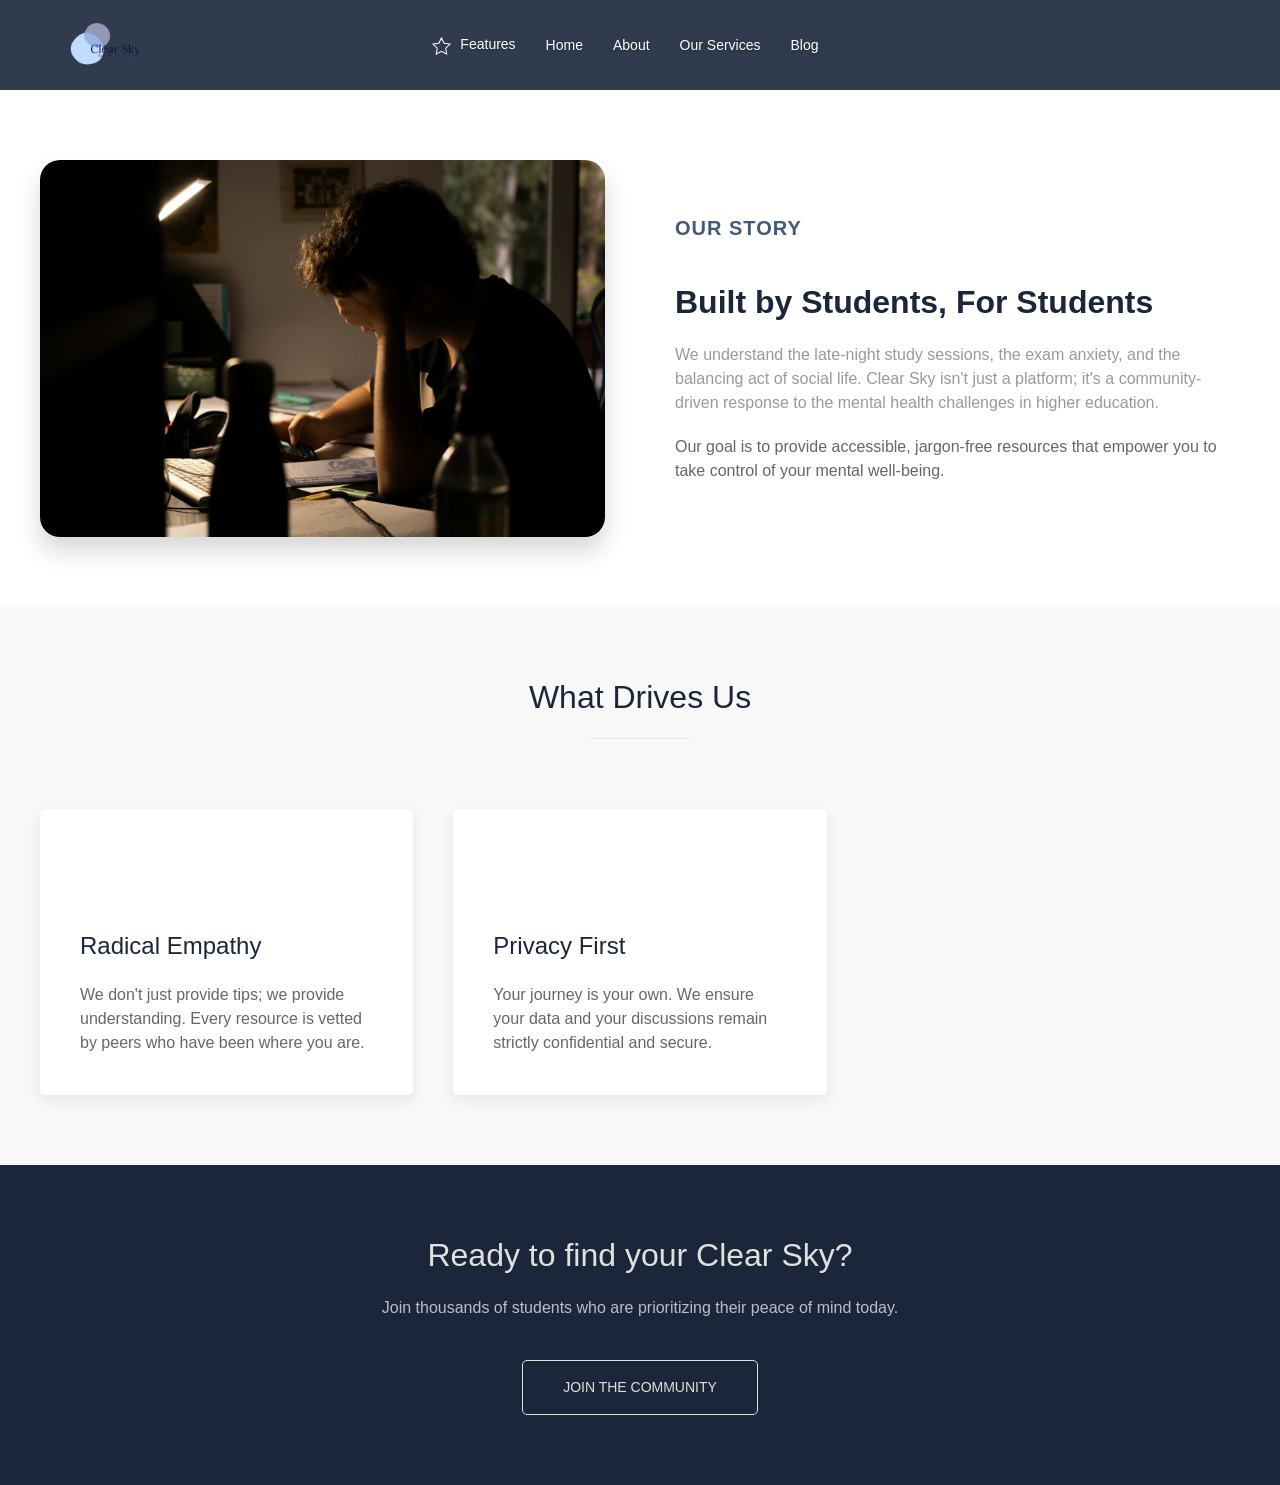
<file: About.html>
<!DOCTYPE html>
<html>

<head>
    <meta charset="utf-8">
    <meta name="viewport" content="width=device-width, initial-scale=1">
    <title>My About Page</title>
    <link rel="stylesheet" href="css/uikit.min.css" />
    <link rel="icon" type="image/x-icon" href="Images/Clear_Sky-removebg-preview.png" />

    <style>
        /* 1. Remove the background and the border/shadow from the navbar */
        .uk-navbar-container {
            background: rgba(27, 38, 59, 0.9) !important;
            box-shadow: none !important;
            border: none !important;
        }

        .uk-navbar-right {
            margin-right: 10px;
        }

        /* 1. The Background of the sidebar */
        .uk-offcanvas-bar {
            background: #1B263B !important;
            /* Your Deep Navy */
            padding: 40px 30px;
            box-shadow: 5px 0 15px rgba(0, 0, 0, 0.2);
        }

        /* 2. The Navigation Links */
        .uk-offcanvas-bar .uk-nav-default>li>a {
            color: #E0E1DD !important;
            /* Your Ice Blue */
            font-size: 1.1rem;
            font-weight: 500;
            transition: 0.3s ease;
            padding: 10px 0;
        }

        /* 3. The Hover & Active State */
        .uk-offcanvas-bar .uk-nav-default>li>a:hover,
        .uk-offcanvas-bar .uk-nav-default>li.uk-active>a {
            color: #FFFFFF !important;
            padding-left: 10px;
            /* Subtle slide effect on hover */
        }

        /* 4. The Close Button (X icon) */
        .uk-offcanvas-close {
            color: #E0E1DD !important;
            top: 20px;
            right: 20px;
        }

        /* 5. The Divider (If you use headers in your menu) */
        .uk-offcanvas-bar .uk-nav-header {
            color: rgba(224, 225, 222, 0.5) !important;
            text-transform: uppercase;
            letter-spacing: 2px;
            font-size: 0.8rem;
            border-bottom: 1px solid rgba(224, 225, 222, 0.1);
            margin-bottom: 15px;
        }

        /* 2. Ensure the links are white so they show up on your Gray-Blue image */
        .uk-navbar-nav>li>a,
        .uk-navbar-item,
        .uk-navbar-item a,
        .uk-logo {
            color: #FFFFFF !important;
            /* Pure white */
            text-shadow: 0 1px 3px rgba(0, 0, 0, 0.3);
            /* Makes text pop against the image */
        }

        /* Ensure icons are also white */
        .uk-icon {
            color: #FFFFFF !important;
        }

        /* 3. Optional: Add a background ONLY when you scroll down (Sticky mode) */
        .uk-navbar-sticky {
            background: rgba(27, 38, 59, 0.8) !important;
            /* Semi-transparent Navy */
            backdrop-filter: blur(8px);
            /* Modern frosted glass effect */
        }

        .uk-navbar-container {
            .uk-navbar-container {
                position: relative;
                z-index: 999;
                /* This pushes the navbar to the front */
                background: transparent !important;
                /* Optional: makes the background show through the navbar */
            }
        }
    </style>



</head>

<body>


    <div uk-sticky="sel-target: .uk-navbar-container; cls-active: uk-navbar-sticky">

        <nav class="uk-navbar-container">
            <div uk-navbar>

                <div class="uk-navbar-left">

                    <a class="uk-navbar-item uk-logo" href="#" aria-label="Back to Home">
                        <div class="uk-navbar-left">
                            <a class="uk-navbar-item uk-logo" href="Home.html">

                                <img src="Images/Clear_Sky-removebg-preview.png" alt="Company Name Logo"
                                    style="height: 90px; width: auto;">

                            </a>
                        </div>
                    </a>

                </div>
                <div class="uk-navbar-center uk-visible@m">
                    <div class="uk-navbar-item">
                        <a href="#" uk-toggle="target: #my-sidebar">
                            <span class="uk-icon uk-margin-xsmall-right" uk-icon="icon: star"></span>
                            Features
                        </a>
                    </div>

                    <div class="uk-navbar-item">
                        <a href="Home.html">Home</a>
                    </div>

                    <div class="uk-navbar-item">
                        <div> <a href="#">About</a></div>
                    </div>
                    <div class="uk-navbar-item">
                        <div><a href="Home.html#our-services" uk-scroll>Our Services</a>

                        </div>

                    </div>
                    <div class="uk-navbar-item">
                        <a href="Blog.html">Blog</a>
                    </div>
                    <div>

                    </div>
                </div>

                <!-- Mobile toggle -->
                <div class="uk-navbar-right">
                    <a class="uk-navbar-toggle uk-hidden@m" uk-toggle="target: #offcanvas-nav">
                        <span uk-navbar-toggle-icon></span>
                    </a>

                </div>


            </div>
        </nav>

    </div>
    <div id="offcanvas-nav" uk-offcanvas>
        <div class="uk-offcanvas-bar">
            <ul class="uk-nav uk-nav-default">
                <li><a href="#" uk-toggle="target: #my-sidebar"><span class="uk-icon uk-margin-xsmall-right"
                            uk-icon="icon: star"></span>Features</a></li>
                <li><a href="Home.html">Home</a></li>
                <li><a href="About.html">About</a></li>
                <li><a href="Home.html#our-services" uk-scroll>Our Services</a></li>
                <li><a href="Blog.html">Blog</a></li>
            </ul>
        </div>
    </div>

    <div class="uk-section uk-section-default">
        <div class="uk-container">
            <div class="uk-grid-large uk-child-width-1-2@m uk-flex-middle" uk-grid>
                <div uk-scrollspy="cls: uk-animation-slide-left">
                    <img src="Images/Night-study.jpg" alt="Our Story" class="uk-border-rounded uk-box-shadow-large"
                        style="border-radius: 20px;">
                </div>

                <div uk-scrollspy="cls: uk-animation-fade; delay: 400">
                    <h4 style="color: #415A77; font-weight: 600; letter-spacing: 1px;">OUR STORY</h4>
                    <h2 style="color: #1B263B; font-weight: 700;">Built by Students, For Students</h2>
                    <p class="uk-text-muted">We understand the late-night study sessions, the exam anxiety, and the
                        balancing act of social life. Clear Sky isn't just a platform; it's a community-driven response
                        to the mental health challenges in higher education.</p>
                    <p>Our goal is to provide accessible, jargon-free resources that empower you to take control of your
                        mental well-being.</p>
                </div>
            </div>
        </div>
    </div>




    <div class="uk-section uk-section-muted">
        <div class="uk-container">
            <div class="uk-text-center uk-margin-large-bottom">
                <h2 style="color: #1B263B;">What Drives Us</h2>
                <hr class="uk-divider-small uk-text-center">
            </div>

            <div class="uk-grid-match uk-child-width-1-3@m" uk-grid
                uk-scrollspy="cls: uk-animation-slide-bottom-small; target: .uk-card; delay: 200">
                <div>
                    <div class="uk-card uk-card-default uk-card-body uk-border-rounded uk-card-hover">
                        <span uk-icon="icon: heart; ratio: 2" style="color: #415A77;"></span>
                        <h3 class="uk-card-title" style="color: #1B263B;">Radical Empathy</h3>
                        <p>We don't just provide tips; we provide understanding. Every resource is vetted by peers who
                            have been where you are.</p>
                    </div>
                </div>

                <div>
                    <div class="uk-card uk-card-default uk-card-body uk-border-rounded uk-card-hover">
                        <span uk-icon="icon: lock; ratio: 2" style="color: #415A77;"></span>
                        <h3 class="uk-card-title" style="color: #1B263B;">Privacy First</h3>
                        <p>Your journey is your own. We ensure your data and your discussions remain strictly
                            confidential and secure.</p>
                    </div>
                </div>

                <div>
                    <div class="uk-card uk-card-default uk-card-body uk-border-rounded uk-card-hover">
                        <span uk-icon="icon: future; ratio: 2" style="color: #415A77;"></span>
                        <h3 class="uk-card-title" style="color: #1B263B;">Future Ready</h3>
                        <p>We use modern AI and data tools responsibly to help predict stress triggers and provide
                            proactive support.</p>
                    </div>
                </div>
            </div>
        </div>
    </div>









    <div class="uk-section uk-section-primary uk-text-center" style="background-color: #1B263B;">
        <div class="uk-container uk-container-small">
            <h2 style="color: #E0E1DD;">Ready to find your Clear Sky?</h2>
            <p class="uk-margin-medium-bottom">Join thousands of students who are prioritizing their peace of mind
                today.</p>
            <a href="signup.html" class="uk-button uk-button-default uk-button-large uk-border-rounded"
                style="color: #E0E1DD; border-color: #E0E1DD;">Join the Community</a>
        </div>
    </div>














    <div id="my-sidebar" uk-offcanvas="mode: push; overlay: true">
        <div class="uk-offcanvas-bar">

            <button class="uk-offcanvas-close" type="button" uk-close></button>

            <ul class="uk-nav uk-nav-default">
                <li class="uk-nav-header">Mental Health Resources</li>
                <li><a href="#"><span class="uk-margin-small-right" uk-icon="icon: heart"></span> Therapy</a></li>
                <li><a href="#"><span class="uk-margin-small-right" uk-icon="icon: users"></span> Support Groups</a>
                </li>
                <li><a href="#"><span class="uk-margin-small-right" uk-icon="icon: info"></span>About</a></li>
                <li><a href="#"><span class="uk-margin-small-right" uk-icon="icon: lifesaver"></span>Our Service</a>
                </li>
                <li><a href="#"><span class="uk-margin-small-right" uk-icon="icon: receiver"></span>Contact Us</a></li>

                </li>
                <li class="uk-nav-divider"></li>
                <li><a href="#">Emergency Contact</a></li>
            </ul>

        </div>
    </div>





    <script src="js/uikit.min.js"></script>
    <script src="js/uikit-icons.min.js"></script>

</body>

</html>
</file>
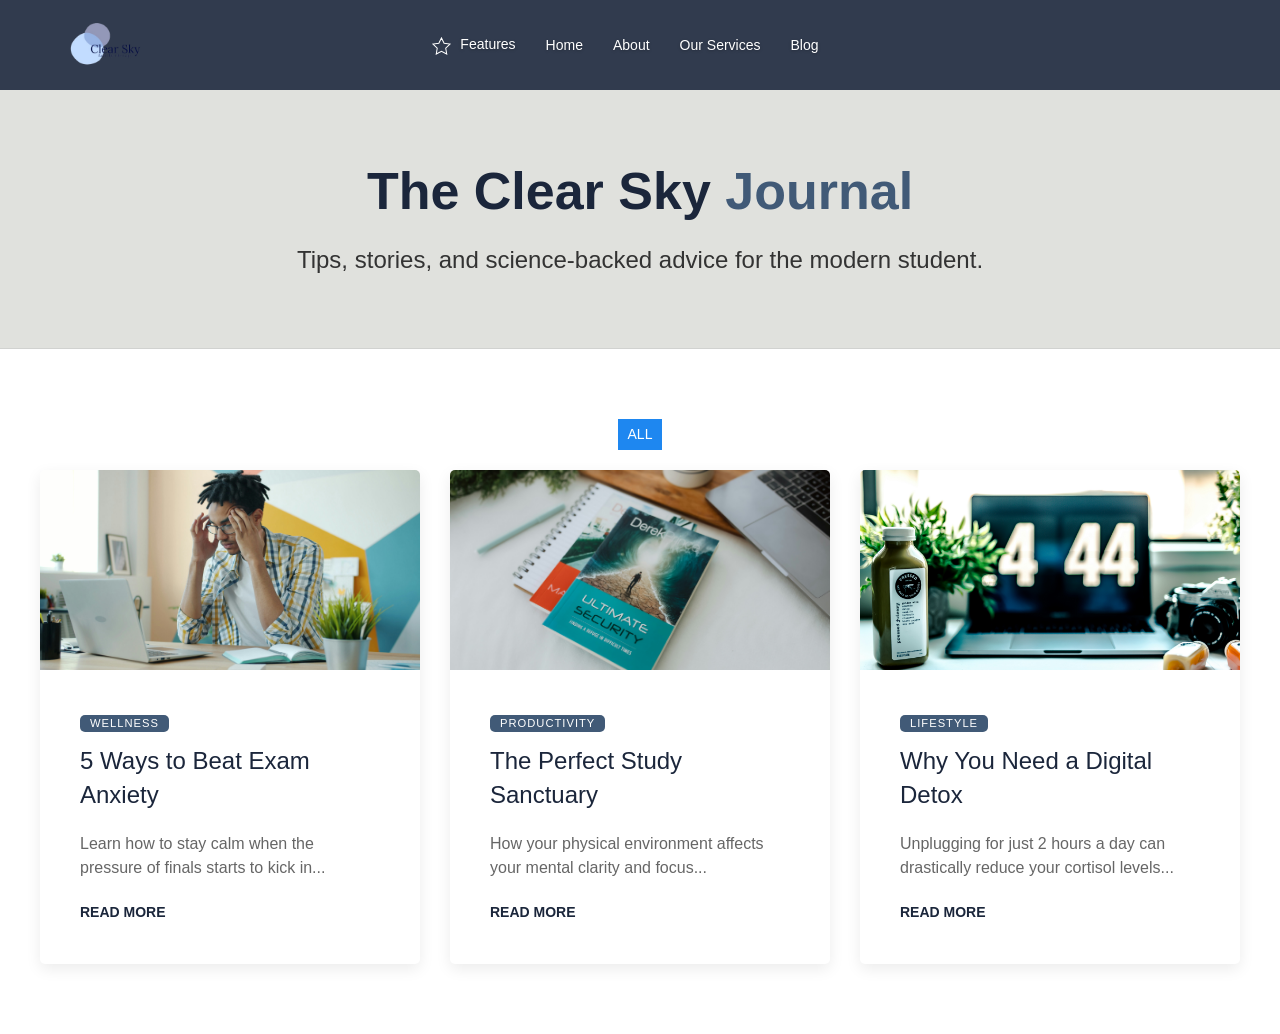
<file: Blog.html>
<!DOCTYPE html>
<html>

<head>
    <meta charset="utf-8">
    <meta name="viewport" content="width=device-width, initial-scale=1">
    <title>Our Services Page</title>
    <link rel="stylesheet" href="css/uikit.min.css">
    <link rel="icon" type="image/x-icon" href="Images/Clear_Sky-removebg-preview.png" />
    <style>
        /* 1. Remove the background and the border/shadow from the navbar */
        .uk-navbar-container {
            background: rgba(27, 38, 59, 0.9) !important;
            box-shadow: none !important;
            border: none !important;
        }

        .uk-navbar-right {
            margin-right: 10px;
        }

        /* 2. Ensure the links are white so they show up on your Gray-Blue image */
        .uk-navbar-nav>li>a,
        .uk-navbar-item,
        .uk-navbar-item a,
        .uk-logo {
            color: #FFFFFF !important;
            /* Pure white */
            text-shadow: 0 1px 3px rgba(0, 0, 0, 0.3);
            /* Makes text pop against the image */
        }

        /* Ensure icons are also white */
        .uk-icon {
            color: #FFFFFF !important;
        }

        /* 3. Optional: Add a background ONLY when you scroll down (Sticky mode) */
        .uk-navbar-sticky {
            background: rgba(27, 38, 59, 0.8) !important;
            /* Semi-transparent Navy */
            backdrop-filter: blur(8px);
            /* Modern frosted glass effect */
        }

        /* 1. The Background of the sidebar */
        .uk-offcanvas-bar {
            background: #1B263B !important;
            /* Your Deep Navy */
            padding: 40px 30px;
            box-shadow: 5px 0 15px rgba(0, 0, 0, 0.2);
        }

        /* 2. The Navigation Links */
        .uk-offcanvas-bar .uk-nav-default>li>a {
            color: #E0E1DD !important;
            /* Your Ice Blue */
            font-size: 1.1rem;
            font-weight: 500;
            transition: 0.3s ease;
            padding: 10px 0;
        }

        /* 3. The Hover & Active State */
        .uk-offcanvas-bar .uk-nav-default>li>a:hover,
        .uk-offcanvas-bar .uk-nav-default>li.uk-active>a {
            color: #FFFFFF !important;
            padding-left: 10px;
            /* Subtle slide effect on hover */
        }

        /* 4. The Close Button (X icon) */
        .uk-offcanvas-close {
            color: #E0E1DD !important;
            top: 20px;
            right: 20px;
        }

        /* 5. The Divider (If you use headers in your menu) */
        .uk-offcanvas-bar .uk-nav-header {
            color: rgba(224, 225, 222, 0.5) !important;
            text-transform: uppercase;
            letter-spacing: 2px;
            font-size: 0.8rem;
            border-bottom: 1px solid rgba(224, 225, 222, 0.1);
            margin-bottom: 15px;
        }

        .uk-navbar-container {
            .uk-navbar-container {
                position: relative;
                z-index: 999;
                /* This pushes the navbar to the front */
                background: transparent !important;
                /* Optional: makes the background show through the navbar */
            }
        }

        .uk-card-media-top img {
            transition: transform 0.5s ease;
        }

        .uk-card:hover .uk-card-media-top img {
            transform: scale(1.1);
            /* Subtle zoom when hovering the card */
        }

        .uk-label {
            border-radius: 5px;
            text-transform: uppercase;
            font-size: 0.7rem;
            letter-spacing: 1px;
        }
    </style>



</head>

<body>
    <div uk-sticky="sel-target: .uk-navbar-container; cls-active: uk-navbar-sticky">

        <nav class="uk-navbar-container">
            <div uk-navbar>

                <div class="uk-navbar-left">

                    <a class="uk-navbar-item uk-logo" href="#" aria-label="Back to Home">
                        <div class="uk-navbar-left">
                            <a class="uk-navbar-item uk-logo" href="Home.html">

                                <img src="Images/Clear_Sky-removebg-preview.png" alt="Company Name Logo"
                                    style="height: 90px; width: auto;">

                            </a>
                        </div>
                    </a>

                </div>

                <div class="uk-navbar-center uk-visible@m">
                    <div class="uk-navbar-item">
                        <a href="#" uk-toggle="target: #my-sidebar">
                            <span class="uk-icon uk-margin-xsmall-right" uk-icon="icon: star"></span>
                            Features
                        </a>
                    </div>

                    <div class="uk-navbar-item">
                        <a href="Home.html">Home</a>
                    </div>

                    <div class="uk-navbar-item">
                        <div> <a href="About.html">About</a></div>
                    </div>
                    <div class="uk-navbar-item">
                        <div>
                            <a href="Home.html#our-services" uk-scroll>Our Services</a>
                        </div>
                    </div>
                    <div class="uk-navbar-item">
                        <a href="Blog.html">Blog</a>
                    </div>
                    <div></div>
                </div>
                <!-- Mobile toggle -->
                <div class="uk-navbar-right">
                    <a class="uk-navbar-toggle uk-hidden@m" uk-toggle="target: #offcanvas-nav">
                        <span uk-navbar-toggle-icon></span>
                    </a>

                </div>


            </div>
    </div>

    <div id="offcanvas-nav" uk-offcanvas>
        <div class="uk-offcanvas-bar">
            <ul class="uk-nav uk-nav-default">
                <li><a href="#" uk-toggle="target: #my-sidebar"><span class="uk-icon uk-margin-xsmall-right"
                            uk-icon="icon: star"></span>Features</a></li>
                <li><a href="Home.html">Home</a></li>
                <li><a href="About.html">About</a></li>
                <li><a href="Home.html#our-services" uk-scroll>Our Services</a></li>
                <li><a href="Blog.html">Blog</a></li>
            </ul>
        </div>
    </div>


    <div class="uk-section uk-section-muted uk-flex uk-flex-middle"
        style="background: #E0E1DD; border-bottom: 1px solid #d1d2d0;">
        <div class="uk-container uk-text-center">
            <h1 class="uk-heading-small" style="color: #1B263B; font-weight: 800;">The Clear Sky <span
                    style="color: #415A77;">Journal</span></h1>
            <p class="uk-text-lead">Tips, stories, and science-backed advice for the modern student.</p>
        </div>
    </div>

    <div class="uk-section uk-section-default">
        <div class="uk-container">

            <ul class="uk-subnav uk-subnav-pill uk-flex-center" uk-margin>
                <li class="uk-active"><a href="#">All</a></li>

            </ul>

            <div class="uk-grid-medium uk-child-width-1-3@m uk-grid-match" uk-grid
                uk-scrollspy="cls: uk-animation-slide-bottom-small; target: .uk-card; delay: 200">

                <div>
                    <div class="uk-card uk-card-default uk-border-rounded uk-card-hover uk-overflow-hidden">
                        <div class="uk-card-media-top">
                            <img src="Images/Exam.jpg" alt="Stress relief"
                                style="height: 200px; width: 100%; object-fit: cover;">
                        </div>
                        <div class="uk-card-body">
                            <span class="uk-label" style="background: #415A77;">Wellness</span>
                            <h3 class="uk-card-title uk-margin-small-top" style="color: #1B263B;">5 Ways to Beat Exam
                                Anxiety</h3>
                            <p>Learn how to stay calm when the pressure of finals starts to kick in...</p>
                            <a href="post-detail.html" class="uk-button uk-button-text"
                                style="color: #1B263B; font-weight: 600;">Read More</a>
                        </div>
                    </div>
                </div>

                <div>
                    <div class="uk-card uk-card-default uk-border-rounded uk-card-hover uk-overflow-hidden">
                        <div class="uk-card-media-top">
                            <img src="Images/study.jpg" alt="Study space"
                                style="height: 200px; width: 100%; object-fit: cover;">
                        </div>
                        <div class="uk-card-body">
                            <span class="uk-label" style="background: #415A77;">Productivity</span>
                            <h3 class="uk-card-title uk-margin-small-top" style="color: #1B263B;">The Perfect Study
                                Sanctuary</h3>
                            <p>How your physical environment affects your mental clarity and focus...</p>
                            <a href="study-sanctuary.html" class="uk-button uk-button-text"
                                style="color: #1B263B; font-weight: 600;">Read
                                More</a>
                        </div>
                    </div>
                </div>

                <div>
                    <div class="uk-card uk-card-default uk-border-rounded uk-card-hover uk-overflow-hidden">
                        <div class="uk-card-media-top">
                            <img src="Images/Digital.jpg" alt="Digital detox"
                                style="height: 200px; width: 100%; object-fit: cover;">
                        </div>
                        <div class="uk-card-body">
                            <span class="uk-label" style="background: #415A77;">Lifestyle</span>
                            <h3 class="uk-card-title uk-margin-small-top" style="color: #1B263B;">Why You Need a Digital
                                Detox</h3>
                            <p>Unplugging for just 2 hours a day can drastically reduce your cortisol levels...</p>
                            <a href="digital-detox.html" class="uk-button uk-button-text"
                                style="color: #1B263B; font-weight: 600;">Read
                                More</a>
                        </div>
                    </div>
                </div>

            </div>


        </div>
    </div>


















    <div id="my-sidebar" uk-offcanvas="mode: push; overlay: true">
        <div class="uk-offcanvas-bar">

            <button class="uk-offcanvas-close" type="button" uk-close></button>

            <ul class="uk-nav uk-nav-default">
                <li class="uk-nav-header">Mental Health Resources</li>
                <li><a href="#"><span class="uk-margin-small-right" uk-icon="icon: heart"></span> Therapy</a></li>
                <li><a href="#"><span class="uk-margin-small-right" uk-icon="icon: users"></span> Support Groups</a>
                </li>
                <li><a href="#"><span class="uk-margin-small-right" uk-icon="icon: info"></span>About</a></li>
                <li><a href="#"><span class="uk-margin-small-right" uk-icon="icon: lifesaver"></span>Our Service</a>
                </li>
                <li><a href="#"><span class="uk-margin-small-right" uk-icon="icon: receiver"></span>Contact Us</a></li>

                </li>
                <li class="uk-nav-divider"></li>
                <li><a href="#">Emergency Contact</a></li>
            </ul>

        </div>
    </div>






    <script src="js/uikit.min.js"></script>
    <script src="js/uikit-icons.min.js"></script>
</body>

</html>
</file>
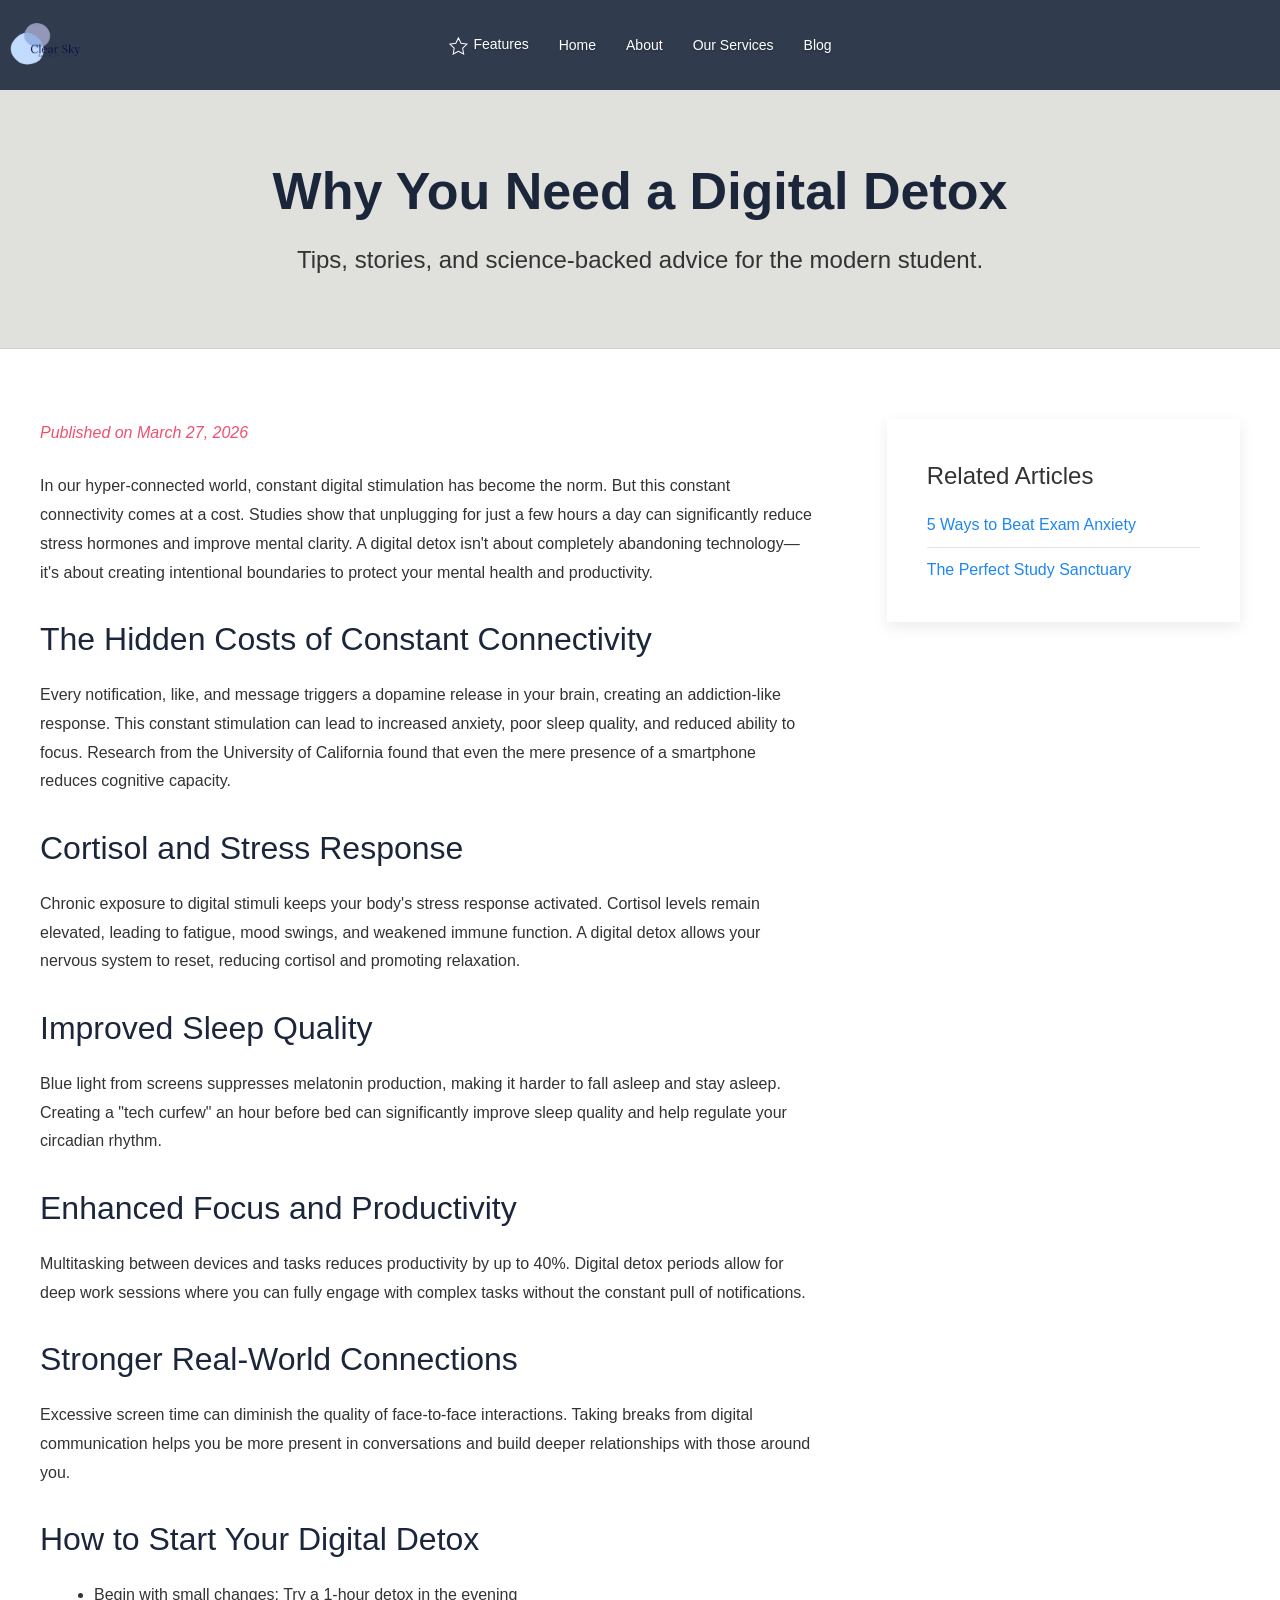
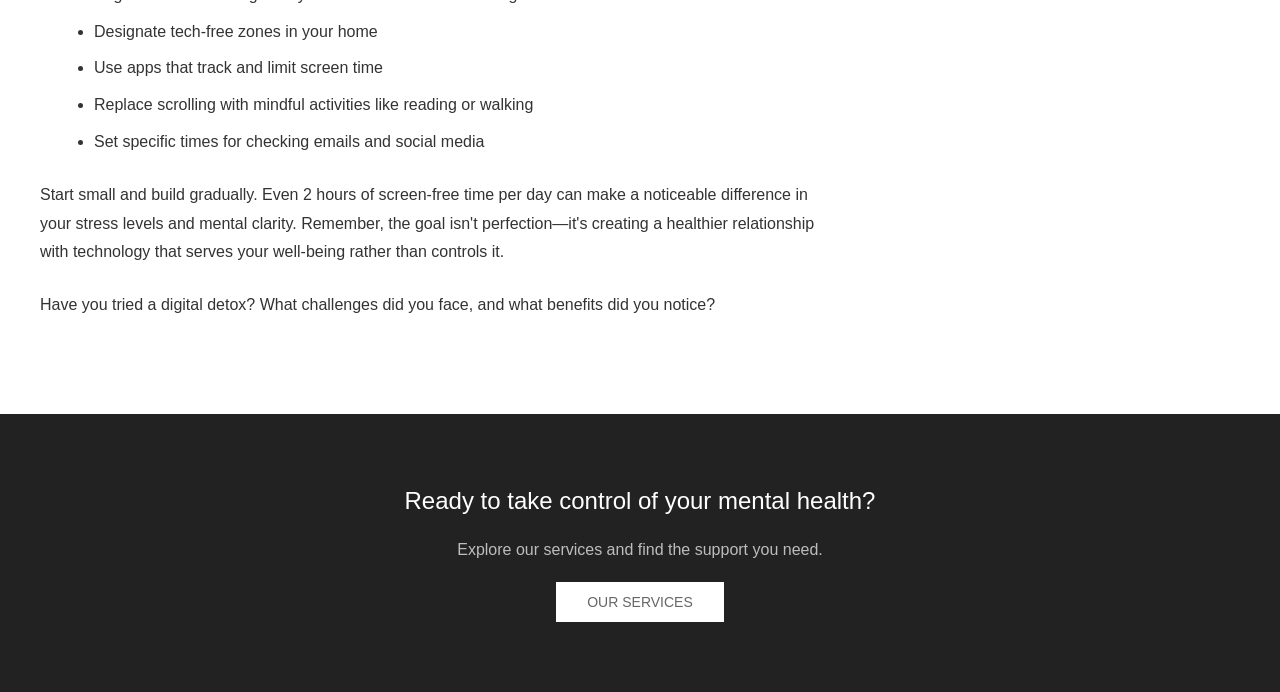
<file: digital-detox.html>
<!DOCTYPE html>
<html>

<head>
    <meta charset="utf-8">
    <meta name="viewport" content="width=device-width, initial-scale=1">
    <title>Why You Need a Digital Detox - The Clear Sky Journal</title>
    <link rel="stylesheet" href="css/uikit.min.css">
    <link rel="icon" type="image/x-icon" href="Images/Clear_Sky-removebg-preview.png" />
    <style>
        /* Consistent with Blog.html styles */
        .uk-navbar-container {
            background: rgba(27, 38, 59, 0.9) !important;
            box-shadow: none !important;
            border: none !important;
        }

        .uk-navbar-right {
            margin-right: 10px;
        }

        /* 1. The Background of the sidebar */
        .uk-offcanvas-bar {
            background: #1B263B !important;
            /* Your Deep Navy */
            padding: 40px 30px;
            box-shadow: 5px 0 15px rgba(0, 0, 0, 0.2);
        }

        /* 2. The Navigation Links */
        .uk-offcanvas-bar .uk-nav-default>li>a {
            color: #E0E1DD !important;
            /* Your Ice Blue */
            font-size: 1.1rem;
            font-weight: 500;
            transition: 0.3s ease;
            padding: 10px 0;
        }

        /* 3. The Hover & Active State */
        .uk-offcanvas-bar .uk-nav-default>li>a:hover,
        .uk-offcanvas-bar .uk-nav-default>li.uk-active>a {
            color: #FFFFFF !important;
            padding-left: 10px;
            /* Subtle slide effect on hover */
        }

        /* 4. The Close Button (X icon) */
        .uk-offcanvas-close {
            color: #E0E1DD !important;
            top: 20px;
            right: 20px;
        }

        /* 5. The Divider (If you use headers in your menu) */
        .uk-offcanvas-bar .uk-nav-header {
            color: rgba(224, 225, 222, 0.5) !important;
            text-transform: uppercase;
            letter-spacing: 2px;
            font-size: 0.8rem;
            border-bottom: 1px solid rgba(224, 225, 222, 0.1);
            margin-bottom: 15px;
        }

        .uk-navbar-nav>li>a,
        .uk-navbar-item,
        .uk-navbar-item a,
        .uk-logo {
            color: #FFFFFF !important;
            text-shadow: 0 1px 3px rgba(0, 0, 0, 0.3);
        }

        .uk-icon {
            color: #FFFFFF !important;
        }

        .uk-navbar-sticky {
            background: rgba(27, 38, 59, 0.8) !important;
            backdrop-filter: blur(8px);
        }

        .uk-navbar-container .uk-navbar-container {
            position: relative;
            z-index: 999;
            background: transparent !important;
        }

        .uk-card-media-top img {
            transition: transform 0.5s ease;
        }

        .uk-card:hover .uk-card-media-top img {
            transform: scale(1.1);
        }

        .uk-label {
            border-radius: 5px;
            text-transform: uppercase;
            font-size: 0.7rem;
            letter-spacing: 1px;
        }

        .article-content {
            line-height: 1.8;
            color: #333;
        }

        .article-content h2 {
            color: #1B263B;
            margin-top: 2rem;
        }

        .article-content p {
            margin-bottom: 1.5rem;
        }

        .article-content ul {
            margin-left: 1.5rem;
            margin-bottom: 1.5rem;
        }

        .article-content li {
            margin-bottom: 0.5rem;
        }
    </style>
</head>

<body>
    <div uk-sticky="sel-target: .uk-navbar-container; cls-active: uk-navbar-sticky">
        <nav class="uk-navbar-container">
            <div uk-navbar>
                <div class="uk-navbar-left">
                    <a class="uk-navbar-item uk-logo" href="Home.html" aria-label="Back to Home">
                        <img src="Images/Clear_Sky-removebg-preview.png" alt="Company Name Logo"
                            style="height: 90px; width: auto;">
                    </a>
                </div>
                <div class="uk-navbar-center uk-visible@m">
                    <div class="uk-navbar-item">
                        <a href="#" uk-toggle="target: #my-sidebar">
                            <span class="uk-icon uk-margin-xsmall-right" uk-icon="icon: star"></span>Features
                        </a>
                    </div>
                    <div class="uk-navbar-item">
                        <a href="Home.html">Home</a>
                    </div>
                    <div class="uk-navbar-item">
                        <a href="About.html">About</a>
                    </div>
                    <div class="uk-navbar-item">
                        <a href="Home.html#our-services" uk-scroll>Our Services</a>
                    </div>
                    <div class="uk-navbar-item">
                        <a href="Blog.html">Blog</a>
                    </div>

                </div>
                <!-- Mobile toggle -->
                <div class="uk-navbar-right">
                    <a class="uk-navbar-toggle uk-hidden@m" uk-toggle="target: #offcanvas-nav">
                        <span uk-navbar-toggle-icon></span>
                    </a>

                </div>
            </div>
        </nav>
    </div>

    <div id="offcanvas-nav" uk-offcanvas>
        <div class="uk-offcanvas-bar">
            <ul class="uk-nav uk-nav-default">
                <li><a href="#" uk-toggle="target: #my-sidebar"><span class="uk-icon uk-margin-xsmall-right"
                            uk-icon="icon: star"></span>Features</a></li>
                <li><a href="Home.html">Home</a></li>
                <li><a href="About.html">About</a></li>
                <li><a href="Home.html#our-services" uk-scroll>Our Services</a></li>
                <li><a href="Blog.html">Blog</a></li>
            </ul>
        </div>
    </div>


    <div class="uk-section uk-section-muted uk-flex uk-flex-middle"
        style="background: #E0E1DD; border-bottom: 1px solid #d1d2d0;">
        <div class="uk-container uk-text-center">
            <h1 class="uk-heading-small" style="color: #1B263B; font-weight: 800;">Why You Need a Digital Detox</h1>
            <p class="uk-text-lead">Tips, stories, and science-backed advice for the modern student.</p>
        </div>
    </div>

    <div class="uk-section uk-section-default">
        <div class="uk-container">
            <div class="uk-grid-large" uk-grid>
                <div class="uk-width-2-3@m">
                    <article class="article-content">
                        <p><em>Published on March 27, 2026</em></p>
                        <p>In our hyper-connected world, constant digital stimulation has become the norm. But this
                            constant connectivity comes at a cost. Studies show that unplugging for just a few hours a
                            day can significantly reduce stress hormones and improve mental clarity. A digital detox
                            isn't about completely abandoning technology—it's about creating intentional boundaries to
                            protect your mental health and productivity.</p>

                        <h2>The Hidden Costs of Constant Connectivity</h2>
                        <p>Every notification, like, and message triggers a dopamine release in your brain, creating an
                            addiction-like response. This constant stimulation can lead to increased anxiety, poor sleep
                            quality, and reduced ability to focus. Research from the University of California found that
                            even the mere presence of a smartphone reduces cognitive capacity.</p>

                        <h2>Cortisol and Stress Response</h2>
                        <p>Chronic exposure to digital stimuli keeps your body's stress response activated. Cortisol
                            levels remain elevated, leading to fatigue, mood swings, and weakened immune function. A
                            digital detox allows your nervous system to reset, reducing cortisol and promoting
                            relaxation.</p>

                        <h2>Improved Sleep Quality</h2>
                        <p>Blue light from screens suppresses melatonin production, making it harder to fall asleep and
                            stay asleep. Creating a "tech curfew" an hour before bed can significantly improve sleep
                            quality and help regulate your circadian rhythm.</p>

                        <h2>Enhanced Focus and Productivity</h2>
                        <p>Multitasking between devices and tasks reduces productivity by up to 40%. Digital detox
                            periods allow for deep work sessions where you can fully engage with complex tasks without
                            the constant pull of notifications.</p>

                        <h2>Stronger Real-World Connections</h2>
                        <p>Excessive screen time can diminish the quality of face-to-face interactions. Taking breaks
                            from digital communication helps you be more present in conversations and build deeper
                            relationships with those around you.</p>

                        <h2>How to Start Your Digital Detox</h2>
                        <ul>
                            <li>Begin with small changes: Try a 1-hour detox in the evening</li>
                            <li>Designate tech-free zones in your home</li>
                            <li>Use apps that track and limit screen time</li>
                            <li>Replace scrolling with mindful activities like reading or walking</li>
                            <li>Set specific times for checking emails and social media</li>
                        </ul>

                        <p>Start small and build gradually. Even 2 hours of screen-free time per day can make a
                            noticeable difference in your stress levels and mental clarity. Remember, the goal isn't
                            perfection—it's creating a healthier relationship with technology that serves your
                            well-being rather than controls it.</p>

                        <p>Have you tried a digital detox? What challenges did you face, and what benefits did you
                            notice?</p>
                    </article>
                </div>
                <div class="uk-width-1-3@m">
                    <div class="uk-card uk-card-default uk-card-body">
                        <h3 class="uk-card-title">Related Articles</h3>
                        <ul class="uk-list uk-list-divider">
                            <li><a href="post-detail.html">5 Ways to Beat Exam Anxiety</a></li>
                            <li><a href="study-sanctuary.html">The Perfect Study Sanctuary</a></li>
                        </ul>
                    </div>
                </div>
            </div>
        </div>
    </div>

    <div class="uk-section uk-section-secondary">
        <div class="uk-container uk-text-center">
            <h3>Ready to take control of your mental health?</h3>
            <p>Explore our services and find the support you need.</p>
            <a href="Home.html#our-services" uk-scroll class="uk-button uk-button-primary">Our Services</a>
        </div>
    </div>
    <div id="my-sidebar" uk-offcanvas="mode: push; overlay: true">
        <div class="uk-offcanvas-bar">

            <button class="uk-offcanvas-close" type="button" uk-close></button>

            <ul class="uk-nav uk-nav-default">
                <li class="uk-nav-header">Mental Health Resources</li>
                <li><a href="#"><span class="uk-margin-small-right" uk-icon="icon: heart"></span> Therapy</a></li>
                <li><a href="#"><span class="uk-margin-small-right" uk-icon="icon: users"></span> Support Groups</a>
                </li>
                <li><a href="#"><span class="uk-margin-small-right" uk-icon="icon: info"></span>About</a></li>
                <li><a href="#"><span class="uk-margin-small-right" uk-icon="icon: lifesaver"></span>Our Service</a>
                </li>
                <li><a href="#"><span class="uk-margin-small-right" uk-icon="icon: receiver"></span>Contact Us</a></li>

                </li>
                <li class="uk-nav-divider"></li>
                <li><a href="#">Emergency Contact</a></li>
            </ul>

        </div>
    </div>


    <script src="js/uikit.min.js"></script>
    <script src="js/uikit-icons.min.js"></script>
</body>

</html>
</file>
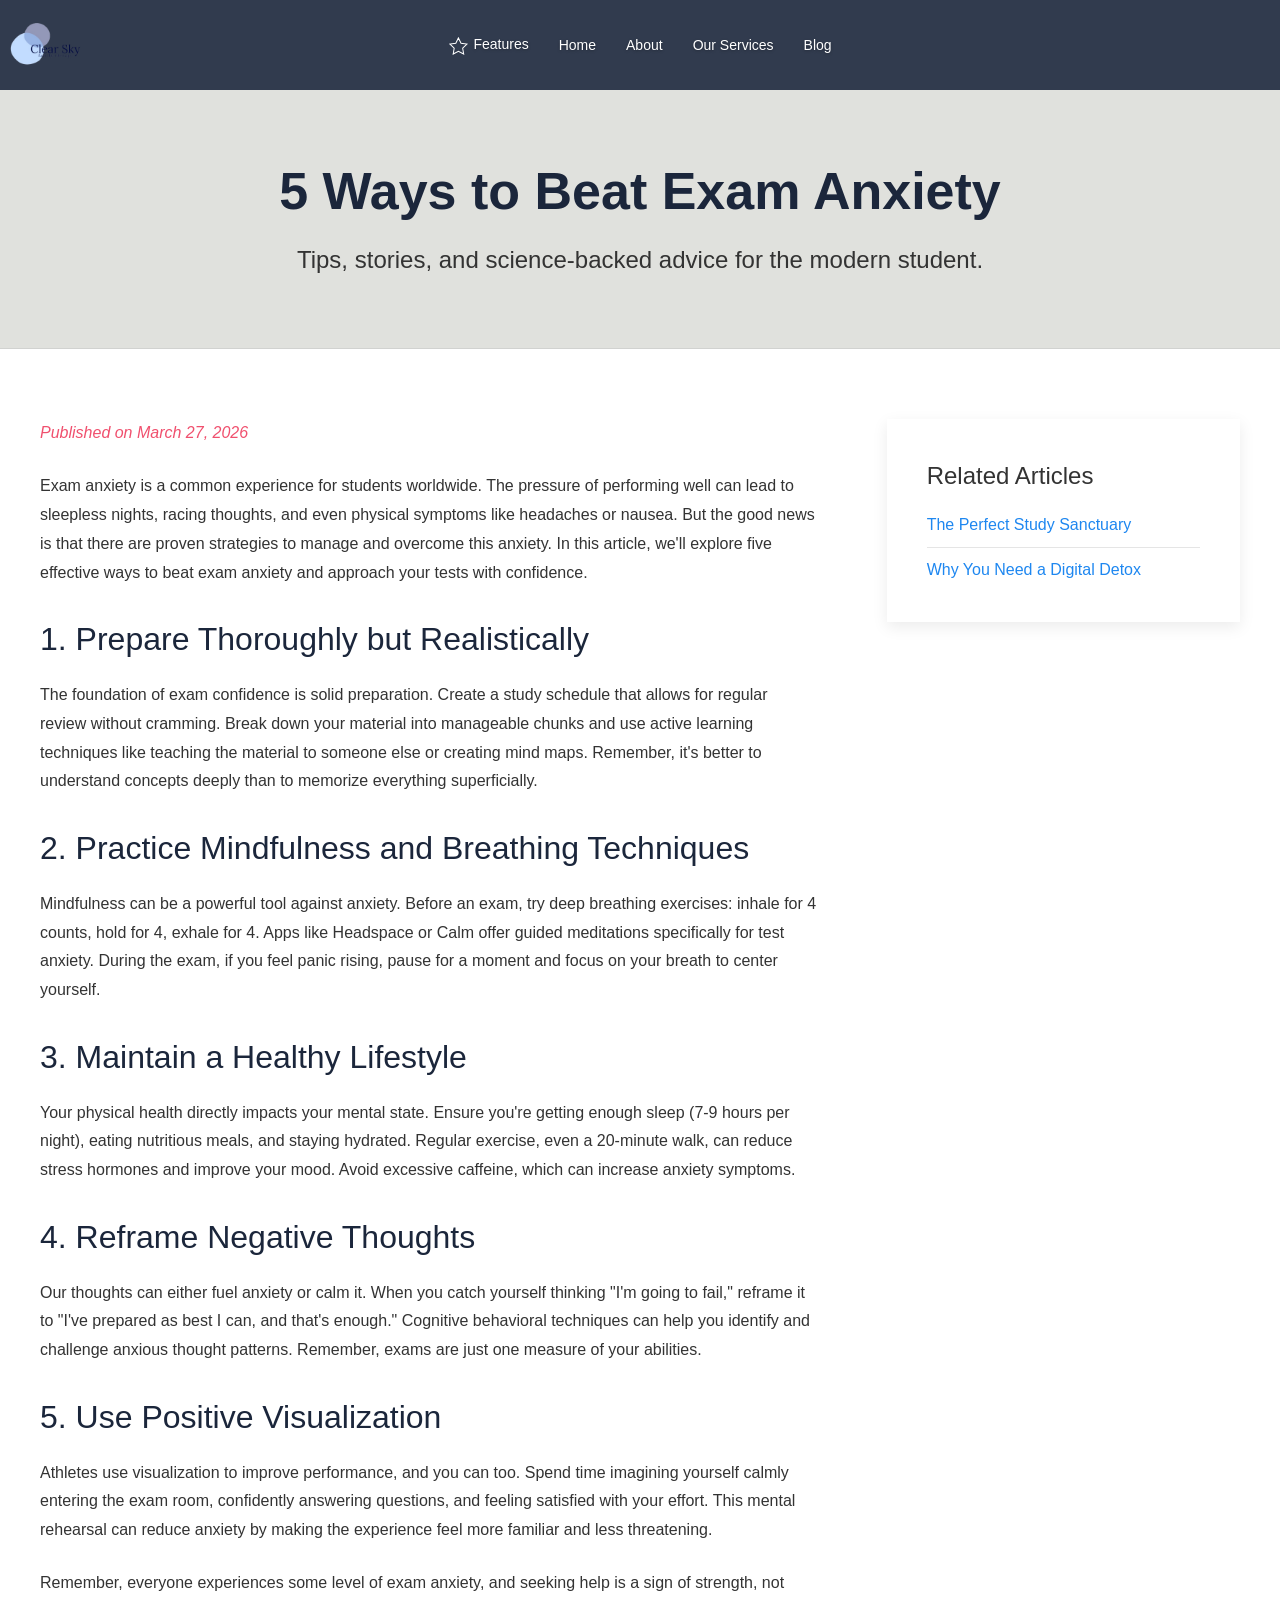
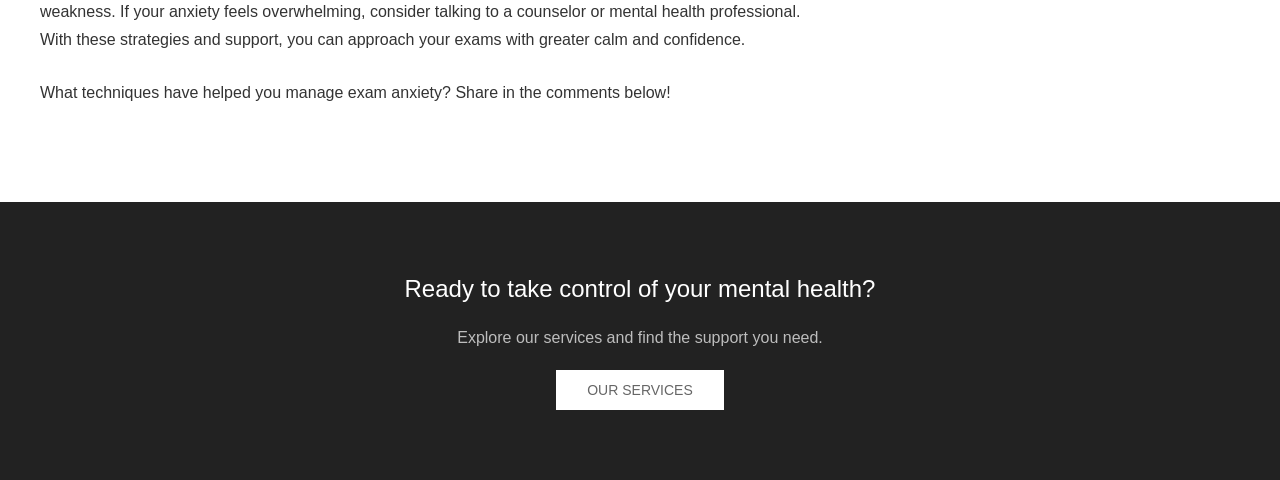
<file: post-detail.html>
<!DOCTYPE html>
<html>

<head>
    <meta charset="utf-8">
    <meta name="viewport" content="width=device-width, initial-scale=1">
    <title>5 Ways to Beat Exam Anxiety - The Clear Sky Journal</title>
    <link rel="stylesheet" href="css/uikit.min.css">
    <link rel="icon" type="image/x-icon" href="Images/Clear_Sky-removebg-preview.png" />
    <style>
        /* Consistent with Blog.html styles */
        .uk-navbar-container {
            background: rgba(27, 38, 59, 0.9) !important;
            box-shadow: none !important;
            border: none !important;
        }

        .uk-navbar-right {
            margin-right: 10px;
        }

        /* 1. The Background of the sidebar */
        .uk-offcanvas-bar {
            background: #1B263B !important;
            /* Your Deep Navy */
            padding: 40px 30px;
            box-shadow: 5px 0 15px rgba(0, 0, 0, 0.2);
        }

        /* 2. The Navigation Links */
        .uk-offcanvas-bar .uk-nav-default>li>a {
            color: #E0E1DD !important;
            /* Your Ice Blue */
            font-size: 1.1rem;
            font-weight: 500;
            transition: 0.3s ease;
            padding: 10px 0;
        }

        /* 3. The Hover & Active State */
        .uk-offcanvas-bar .uk-nav-default>li>a:hover,
        .uk-offcanvas-bar .uk-nav-default>li.uk-active>a {
            color: #FFFFFF !important;
            padding-left: 10px;
            /* Subtle slide effect on hover */
        }

        /* 4. The Close Button (X icon) */
        .uk-offcanvas-close {
            color: #E0E1DD !important;
            top: 20px;
            right: 20px;
        }

        /* 5. The Divider (If you use headers in your menu) */
        .uk-offcanvas-bar .uk-nav-header {
            color: rgba(224, 225, 222, 0.5) !important;
            text-transform: uppercase;
            letter-spacing: 2px;
            font-size: 0.8rem;
            border-bottom: 1px solid rgba(224, 225, 222, 0.1);
            margin-bottom: 15px;
        }

        .uk-navbar-nav>li>a,
        .uk-navbar-item,
        .uk-navbar-item a,
        .uk-logo {
            color: #FFFFFF !important;
            text-shadow: 0 1px 3px rgba(0, 0, 0, 0.3);
        }

        .uk-icon {
            color: #FFFFFF !important;
        }

        .uk-navbar-sticky {
            background: rgba(27, 38, 59, 0.8) !important;
            backdrop-filter: blur(8px);
        }

        .uk-navbar-container .uk-navbar-container {
            position: relative;
            z-index: 999;
            background: transparent !important;
        }

        .uk-card-media-top img {
            transition: transform 0.5s ease;
        }

        .uk-card:hover .uk-card-media-top img {
            transform: scale(1.1);
        }

        .uk-label {
            border-radius: 5px;
            text-transform: uppercase;
            font-size: 0.7rem;
            letter-spacing: 1px;
        }

        .article-content {
            line-height: 1.8;
            color: #333;
        }

        .article-content h2 {
            color: #1B263B;
            margin-top: 2rem;
        }

        .article-content p {
            margin-bottom: 1.5rem;
        }

        .article-content ul {
            margin-left: 1.5rem;
            margin-bottom: 1.5rem;
        }

        .article-content li {
            margin-bottom: 0.5rem;
        }
    </style>
</head>

<body>
    <div uk-sticky="sel-target: .uk-navbar-container; cls-active: uk-navbar-sticky">
        <nav class="uk-navbar-container">
            <div uk-navbar>
                <div class="uk-navbar-left">
                    <a class="uk-navbar-item uk-logo" href="Home.html" aria-label="Back to Home">
                        <img src="Images/Clear_Sky-removebg-preview.png" alt="Company Name Logo"
                            style="height: 90px; width: auto;">
                    </a>
                </div>
                <div class="uk-navbar-center uk-visible@m">
                    <div class="uk-navbar-item">
                        <a href="#" uk-toggle="target: #my-sidebar">
                            <span class="uk-icon uk-margin-xsmall-right" uk-icon="icon: star"></span>Features
                        </a>
                    </div>
                    <div class="uk-navbar-item">
                        <a href="Home.html">Home</a>
                    </div>
                    <div class="uk-navbar-item">
                        <a href="About.html">About</a>
                    </div>
                    <div class="uk-navbar-item">
                        <a href="Home.html#our-services" uk-scroll>Our Services</a>
                    </div>
                    <div class="uk-navbar-item">
                        <a href="Blog.html">Blog</a>
                    </div>
                </div>
                <!-- Mobile toggle -->
                <div class="uk-navbar-right">
                    <a class="uk-navbar-toggle uk-hidden@m" uk-toggle="target: #offcanvas-nav">
                        <span uk-navbar-toggle-icon></span>
                    </a>

                </div>
            </div>
        </nav>
    </div>

    <div id="offcanvas-nav" uk-offcanvas>
        <div class="uk-offcanvas-bar">
            <ul class="uk-nav uk-nav-default">
                <li><a href="#" uk-toggle="target: #my-sidebar"><span class="uk-icon uk-margin-xsmall-right"
                            uk-icon="icon: star"></span>Features</a></li>
                <li><a href="Home.html">Home</a></li>
                <li><a href="About.html">About</a></li>
                <li><a href="Home.html#our-services" uk-scroll>Our Services</a></li>
                <li><a href="Blog.html">Blog</a></li>
            </ul>
        </div>
    </div>
    <div class="uk-section uk-section-muted uk-flex uk-flex-middle"
        style="background: #E0E1DD; border-bottom: 1px solid #d1d2d0;">
        <div class="uk-container uk-text-center">
            <h1 class="uk-heading-small" style="color: #1B263B; font-weight: 800;">5 Ways to Beat Exam Anxiety</h1>
            <p class="uk-text-lead">Tips, stories, and science-backed advice for the modern student.</p>
        </div>
    </div>

    <div class="uk-section uk-section-default">
        <div class="uk-container">
            <div class="uk-grid-large" uk-grid>
                <div class="uk-width-2-3@m">
                    <article class="article-content">
                        <p><em>Published on March 27, 2026</em></p>
                        <p>Exam anxiety is a common experience for students worldwide. The pressure of performing well
                            can lead to sleepless nights, racing thoughts, and even physical symptoms like headaches or
                            nausea. But the good news is that there are proven strategies to manage and overcome this
                            anxiety. In this article, we'll explore five effective ways to beat exam anxiety and
                            approach your tests with confidence.</p>

                        <h2>1. Prepare Thoroughly but Realistically</h2>
                        <p>The foundation of exam confidence is solid preparation. Create a study schedule that allows
                            for regular review without cramming. Break down your material into manageable chunks and use
                            active learning techniques like teaching the material to someone else or creating mind maps.
                            Remember, it's better to understand concepts deeply than to memorize everything
                            superficially.</p>

                        <h2>2. Practice Mindfulness and Breathing Techniques</h2>
                        <p>Mindfulness can be a powerful tool against anxiety. Before an exam, try deep breathing
                            exercises: inhale for 4 counts, hold for 4, exhale for 4. Apps like Headspace or Calm offer
                            guided meditations specifically for test anxiety. During the exam, if you feel panic rising,
                            pause for a moment and focus on your breath to center yourself.</p>

                        <h2>3. Maintain a Healthy Lifestyle</h2>
                        <p>Your physical health directly impacts your mental state. Ensure you're getting enough sleep
                            (7-9 hours per night), eating nutritious meals, and staying hydrated. Regular exercise, even
                            a 20-minute walk, can reduce stress hormones and improve your mood. Avoid excessive
                            caffeine, which can increase anxiety symptoms.</p>

                        <h2>4. Reframe Negative Thoughts</h2>
                        <p>Our thoughts can either fuel anxiety or calm it. When you catch yourself thinking "I'm going
                            to fail," reframe it to "I've prepared as best I can, and that's enough." Cognitive
                            behavioral techniques can help you identify and challenge anxious thought patterns.
                            Remember, exams are just one measure of your abilities.</p>

                        <h2>5. Use Positive Visualization</h2>
                        <p>Athletes use visualization to improve performance, and you can too. Spend time imagining
                            yourself calmly entering the exam room, confidently answering questions, and feeling
                            satisfied with your effort. This mental rehearsal can reduce anxiety by making the
                            experience feel more familiar and less threatening.</p>

                        <p>Remember, everyone experiences some level of exam anxiety, and seeking help is a sign of
                            strength, not weakness. If your anxiety feels overwhelming, consider talking to a counselor
                            or mental health professional. With these strategies and support, you can approach your
                            exams with greater calm and confidence.</p>

                        <p>What techniques have helped you manage exam anxiety? Share in the comments below!</p>
                    </article>
                </div>
                <div class="uk-width-1-3@m">
                    <div class="uk-card uk-card-default uk-card-body">
                        <h3 class="uk-card-title">Related Articles</h3>
                        <ul class="uk-list uk-list-divider">
                            <li><a href="study-sanctuary.html">The Perfect Study Sanctuary</a></li>
                            <li><a href="digital-detox.html">Why You Need a Digital Detox</a></li>
                        </ul>
                    </div>
                </div>
            </div>
        </div>
    </div>

    <div class="uk-section uk-section-secondary">
        <div class="uk-container uk-text-center">
            <h3>Ready to take control of your mental health?</h3>
            <p>Explore our services and find the support you need.</p>
            <a href="Home.html#our-services" uk-scroll class="uk-button uk-button-primary">Our Services</a>
        </div>
    </div>
    <div id="my-sidebar" uk-offcanvas="mode: push; overlay: true">
        <div class="uk-offcanvas-bar">

            <button class="uk-offcanvas-close" type="button" uk-close></button>

            <ul class="uk-nav uk-nav-default">
                <li class="uk-nav-header">Mental Health Resources</li>
                <li><a href="#"><span class="uk-margin-small-right" uk-icon="icon: heart"></span> Therapy</a></li>
                <li><a href="#"><span class="uk-margin-small-right" uk-icon="icon: users"></span> Support Groups</a>
                </li>
                <li><a href="#"><span class="uk-margin-small-right" uk-icon="icon: info"></span>About</a></li>
                <li><a href="#"><span class="uk-margin-small-right" uk-icon="icon: lifesaver"></span>Our Service</a>
                </li>
                <li><a href="#"><span class="uk-margin-small-right" uk-icon="icon: receiver"></span>Contact Us</a></li>

                </li>
                <li class="uk-nav-divider"></li>
                <li><a href="#">Emergency Contact</a></li>
            </ul>

        </div>
    </div>


    <script src="js/uikit.min.js"></script>
    <script src="js/uikit-icons.min.js"></script>
</body>

</html>
</file>
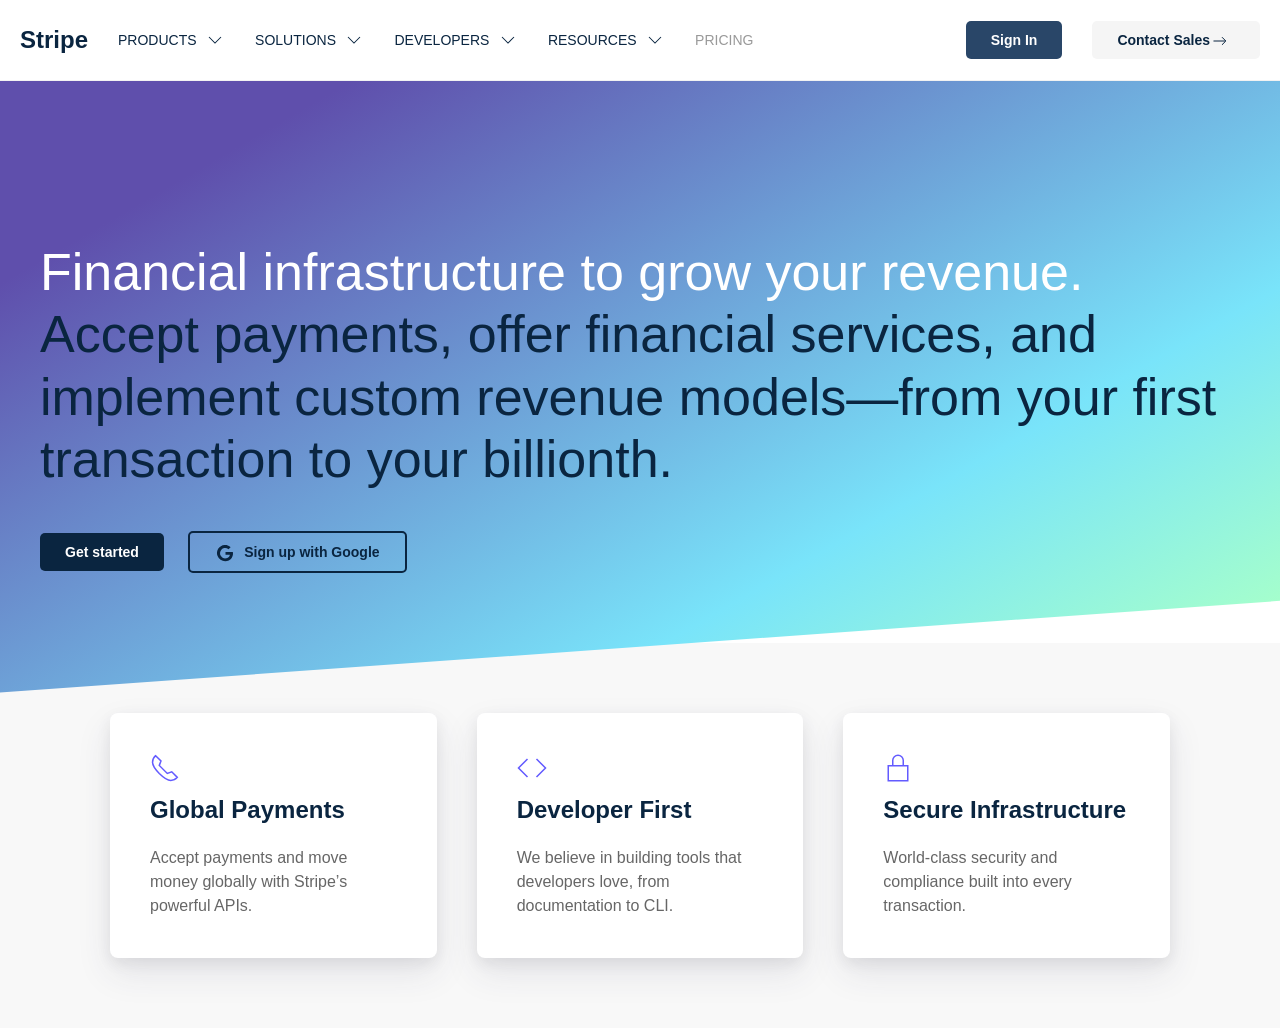
<file: Practice.html>
<!DOCTYPE html>
<html lang="en">

<head>
    <meta charset="UTF-8">
    <meta name="viewport" content="width=device-width, initial-scale=1.0">
    <title>Landing Page</title>
    <link rel="stylesheet" href="css/uikit.min.css">
    <style>
        :root {
            --stripe-blue: #635bff;
            --stripe-dark: #0a2540;
            --stripe-gray: #425466;
        }

        body {
            font-family: -apple-system, BlinkMacSystemFont, "Segoe UI", Roboto, sans-serif;
        }

        /* 1. Glass Navbar */
        .custom-nav {
            background: rgba(255, 255, 255, 0.8) !important;
            backdrop-filter: blur(10px);
            border-bottom: 1px solid rgba(0, 0, 0, 0.05);
        }

        /* 2. The Slanted Hero Section */
        .hero-slant {
            position: relative;
            background: linear-gradient(150deg, rgb(95, 79, 172) 15%, #79e4fa 70%, #a6ffcb 94%);
            padding: 160px 0 120px;
            --stripe-dark: #0a2540;
            /* This creates the Stripe tilt */
            clip-path: polygon(0 0, 100% 0, 100% 85%, 0 100%);
            margin-bottom: -50px;
        }

        /* 1. Set the initial state and smooth speed */
        .nav-chevron {
            transition: transform 0.3s ease;
            margin-left: 5px;
        }

        /* 2. Rotate when the dropdown is open (UIkit adds .uk-open automatically) */
        .uk-open>a .nav-chevron {
            transform: rotate(180deg);
        }

        /* 3. Optional: Rotate on hover if your dropdown is set to hover mode */
        li:hover>a .nav-chevron {
            transform: rotate(180deg);
        }

        /* 3. Floating Card Style */
        .stripe-card {
            border: none;
            border-radius: 8px;
            transition: transform 0.2s ease;
            box-shadow: 0 15px 35px rgba(50, 50, 93, 0.1), 0 5px 15px rgba(0, 0, 0, 0.07) !important;
        }

        /* 1. Force the dropdown to be wide and premium looking */
        .stripe-mega-menu {
            width: 900px !important;
            /* Enough room for 4 columns */
            padding: 40px !important;
            border-radius: 12px !important;
            box-shadow: 0 50px 100px -20px rgba(50, 50, 93, 0.25), 0 30px 60px -30px rgba(0, 0, 0, 0.3) !important;
            border: 1px solid rgba(0, 0, 0, 0.05) !important;
            background: #ffffff !important;

        }

        /* 2. Style the headers (Payments, Developers, etc) */
        .uk-nav-header {
            font-weight: 700 !important;
            font-size: 0.85rem !important;
            letter-spacing: 1px;
            margin-bottom: 10px !important;
            text-transform: uppercase;
            white-space: nowrap !important;
        }

        /* 3. Make sub-items big and add the Stripe 'hover' effect */
        .mega-item {
            font-size: 1rem !important;
            color: #425466 !important;
            /* Stripe Gray */
            padding: 8px 0 !important;
            font-weight: 500;
            transition: all 0.2s ease;
        }

        .mega-item:hover {
            color: var(--stripe-blue) !important;
            transform: translateX(3px);
            /* Subtle slide to the right */
            background: transparent !important;
            /* Remove default UIkit background */
            text-decoration: none !important;
        }

        /* 4. Flip the chevron when hovering over the 'Products' item */
        .mega-menu-trigger:hover .nav-chevron {
            transform: rotate(180deg);
            transition: transform 0.3s ease;
        }

        .stripe-card:hover {
            transform: translateY(-5px);
        }


        .btn-stripe {
            background: var(--stripe-blue);
            color: #0a2540;
            border-radius: 5px;

            text-transform: none;
            font-weight: 600;
            padding: 0 25px;

        }

        /* 1. The Header Container */
        .stripe-mega-menu .uk-nav-header {
            position: relative;
            padding-bottom: 10px;
            margin-bottom: 15px !important;
            display: block;
            width: 100%;
            color: #8898aa;
            transition: color 0.3s ease;
        }

        /* 2. The Static Gray Background Line */
        .stripe-mega-menu .uk-nav-header::before {
            content: '';
            position: absolute;
            bottom: 0;
            left: 0;
            width: 100%;
            height: 1px;
            background-color: rgba(0, 0, 0, 0.05);
        }

        /* 3. The Multi-Color Sliding Line */
        .stripe-mega-menu .uk-nav-header::after {
            content: '';
            position: absolute;
            bottom: 0;
            left: 0;
            width: 100%;
            height: 2px;
            /* Slightly thicker to show off the colors */

            /* THE MIXED COLOR GRADIENT */
            background: linear-gradient(to right,
                    #007cf0,
                    /* Blue */
                    #7928ca,
                    /* Purple */
                    #ff0080,
                    /* (Transition to Orange/Yellow) */
                    #ff4d4d,
                    /* Orange */
                    #f9cb28
                    /* Yellow */
                );

            /* Animation Start State */
            transform: scaleX(0);
            transform-origin: bottom left;
            transition: transform 0.5s cubic-bezier(0.165, 0.84, 0.44, 1);
        }

        /* 4. Trigger: Slide in when the Column or Header is hovered */
        .uk-grid-large>div:hover .uk-nav-header::after,
        .mega-sidebar:hover .uk-nav-header::after {
            transform: scaleX(1);
        }

        /* 5. Change header text color to a dark blue on hover */
        .uk-grid-large>div:hover .uk-nav-header,
        .mega-sidebar:hover .uk-nav-header {
            color: #0a2540 !important;
        }

        .stripe-mega-menu {
            /* Increase this value to your preferred width */
            width: 2000px !important;

            /* Ensure it has enough padding so the 4 columns aren't squished */
            padding: 35px !important;

            /* Center it if it's not stretching to boundaries */
            margin-left: auto;
            margin-right: auto;
        }

        .mega-sidebar {
            /* This is the actual 'Line' */
            border-left: 1px solid rgba(0, 0, 0, 0.1);

            width: 370px !important;
            /* This gives the sidebar that 'Explorer' background color */
            background-color: #f9fbff;
        }

        /* Target the inner grid specifically */
        .stripe-mega-menu .uk-grid-column-xlarge,
        .stripe-mega-menu .uk-grid-large {
            column-gap: 50px !important;
            /* Increase this to push columns further apart */
        }

        /* Update these specific classes in your <style> block */

        .mega-item-container {
            display: flex !important;
            /* Force Flexbox */
            flex-direction: column !important;
            /* Stack children vertically */
            text-decoration: none !important;
            padding: 12px 0;
            transition: all 0.2s ease;

        }

        .link-title {
            color: var(--stripe-blue);
            font-weight: 600;
            font-size: 0.95rem;
            display: block !important;
            margin-bottom: 2px;
            /* Space between title and description */
        }

        .link-description {
            color: #6b7c93;
            font-size: 0.85rem;
            font-weight: 400;
            display: block !important;
            line-height: 1.4;
            white-space: normal !important;
            /* Allows wrapping if the text is long */
        }

        /* 2. HOVER STATES */

        /* When the container is hovered, change the Top Text Color */
        .mega-item-container:hover .link-title {
            color: blue;
            /* Different color on hover */
        }

        /* When the container is hovered, make the Bottom Text Bold */
        .mega-item-container:hover .link-description {
            font-weight: 700;
            color: var(--stripe-dark);
            /* Optional: darken it slightly so the bold pops */
        }

        /* Remove the static gray line and the sliding gradient line ONLY in the sidebar */
        .mega-sidebar .uk-nav-header::before,
        .mega-sidebar .uk-nav-header::after {
            display: none !important;
            content: none !important;
        }

        /* Optional: Reset padding/margin for the sidebar header since the line is gone */
        .mega-sidebar .uk-nav-header {
            padding-bottom: 0 !important;
            margin-bottom: 15px !important;
            border: none !important;
        }

        .mega-sidebar .mega-item-container {
            display: flex !important;
            flex-direction: column !important;
            align-items: flex-start !important;
            /* Forces children to the left */
            text-align: left !important;
            /* Ensures text alignment */
            padding-left: 0 !important;
            /* Removes any accidental indentation */
        }

        .mega-sidebar .link-title,
        .mega-sidebar .link-description {
            width: 100%;
            text-align: left !important;
        }

        /* 1. THE MASTER CONTAINER - This controls the scroll for EVERYTHING */
        .stripe-mega-menu {
            /* Define the window height */
            max-height: 645px !important;

            /* Enable the single scrollbar */
            overflow-y: auto !important;
            overflow-x: hidden !important;

            /* Keep your existing styling */
            width: 1800px !important;
            padding: 0 !important;
            /* Set to 0 so scrollbar stays on the far right edge */
            border-radius: 12px !important;
            background: #ffffff !important;
            box-shadow: 0 50px 100px -20px rgba(50, 50, 93, 0.25) !important;
        }

        /* 2. CLEAN UP THE SIDEBAR - Remove its independent scroll */
        .mega-sidebar {
            border-left: 1px solid rgba(0, 0, 0, 0.07);
            background-color: #f9fbff;
            /* Ensure no internal scroll interferes */
            max-height: none !important;
            overflow: visible !important;
        }

        /* 3. THE PREMIUM SCROLLBAR STYLING */
        .stripe-mega-menu::-webkit-scrollbar {
            width: 12px;
        }

        .stripe-mega-menu::-webkit-scrollbar-track {
            background: #f4f7f9;
            /* Subtle light track */
            border-radius: 0 12px 12px 0;
        }

        .stripe-mega-menu::-webkit-scrollbar-thumb {
            background: #d0d7de;
            /* Elegant gray thumb */
            border-radius: 10px;
            border: 2px solid #f4f7f9;
            /* Creates a 'floating' effect */
        }

        .stripe-mega-menu::-webkit-scrollbar-thumb:hover {
            background: var(--stripe-gray);
            /* Turns blue on hover */
        }


        .mega-subnav .mega-item-container {
            display: flex !important;
            flex-direction: column !important;
            align-items: flex-start !important;
            /* Forces children to the left */
            text-align: left !important;
            /* Ensures text alignment */
            padding-left: 0 !important;
            /* Removes any accidental indentation */
        }

        .mega-subnav .link-title,
        .mega-subnav .link-description {
            width: 100%;
            text-align: left !important;
        }



        /* --- NEW STATIC SUBNAV CLASSES --- */

        .static-mega-wrapper {
            width: 1200px !important;
            padding: 0 !important;

            border-radius: 5px !important;
            background: #ffffff !important;
            box-shadow: 0 50px 100px -20px rgba(50, 50, 93, 0.25) !important;
            border: 1px solid rgba(0, 0, 0, 0.05) !important;
            /* No max-height here, so no scrollbar will ever appear */
        }

        .static-main-section {

            flex-direction: column !important;
            align-items: flex-start !important;
            /* Forces children to the left */
            text-align: left !important;
            /* Ensures text alignment */
            padding-left: 60px !important;
            /* Removes any accidental indentation */
        }


        .static-main-section-1 {
            border-right: 1px solid rgba(10, 10, 10, 0.07);
            padding: 40px !important;
        }

        .static-main-section-2 {
            border-right: 1px solid rgba(10, 10, 10, 0.07);
            padding: 40px !important;
        }

        .static-main-section-3 {
            padding: 40px !important;
        }


        .static-sidebar-section {
            width: 280px !important;
            background-color: #f6f9fc;
            /* Slightly different gray for variety */
            border-left: 1px solid rgba(0, 0, 0, 0.07);
            padding: 40px !important;
        }

        /* Reusable link styles for the new section */
        .static-link-box {
            display: flex !important;
            flex-direction: column !important;
            align-items: flex-start !important;
            text-align: left !important;
            text-decoration: none !important;
            padding: 12px 0 !important;
            transition: all 0.2s ease;
        }

        .static-link-box:hover .static-title {
            color: blue;
            transform: translateX(3px);
        }

        .static-link-box:hover .static-desc {
            font-weight: 700;
            color: var(--stripe-dark);
            /* Optional: darken it slightly so the bold pops */
        }

        .static-title {
            color: var(--stripe-blue);
            font-weight: 600;
            font-size: 0.95rem;
            transition: all 0.2s ease;
        }

        .static-desc {
            color: #6b7c93;
            font-size: 0.85rem;
            margin-top: 2px;
        }
    </style>
</head>

<body>

    <div uk-sticky="sel-target: .uk-navbar-container; cls-active: uk-navbar-sticky">
        <nav class="uk-navbar-container uk-navbar-transparent custom-nav" uk-navbar>
            <div class="uk-navbar-left uk-margin-left">
                <a class="uk-navbar-item uk-logo" href="#"
                    style="color: var(--stripe-dark); font-weight: 800;">Stripe</a>
                <ul class="uk-navbar-nav uk-visible@m">
                    <li class="mega-menu-trigger">
                        <a href="#" style="color: var(--stripe-dark);">
                            Products <span class="nav-chevron" uk-icon="icon: chevron-down"></span>
                        </a>

                        <div class="uk-navbar-dropdown stripe-mega-menu"
                            uk-dropdown="mode: hover; pos: bottom-justify; boundary: !nav; boundary-align: true; offset: 0; padding: 0">

                            <div class="uk-grid-collapse uk-grid-match" uk-grid>

                                <div class="uk-width-3-4@m ">
                                    <div class="uk-padding-large">
                                        <div class="uk-grid-large uk-child-width-1-5@m mega-subnav" uk-grid>
                                            <div>
                                                <ul class="uk-nav uk-navbar-dropdown-nav">
                                                    <li class="uk-nav-header" style="color: var(--stripe-blue);">
                                                        Payments
                                                    </li>

                                                    <li><a href="#" class="mega-item-container">
                                                            <div class="link-title"> Payments</div>
                                                            <div class="link-description">Online Payments
                                                            </div>
                                                        </a>
                                                    </li>
                                                    <li><a href="#" class="mega-item-container">
                                                            <div class="link-title">Managed Payments</div>
                                                            <div class="link-description">Merchants of record solution
                                                            </div>
                                                        </a>
                                                    </li>
                                                    <li><a href="#" class="mega-item-container">
                                                            <div class="link-title"> Payment Links</div>
                                                            <div class="link-description">No code payment
                                                            </div>
                                                        </a>
                                                    </li>
                                                    <li><a href="#" class="mega-item-container">
                                                            <div class="link-title"> Checkout</div>
                                                            <div class="link-description">Prebuild payment form
                                                            </div>
                                                        </a>
                                                    </li>
                                                    <li><a href="#" class="mega-item-container">
                                                            <div class="link-title"> Payments</div>
                                                            <div class="link-description">Online Payments
                                                            </div>
                                                        </a>
                                                    </li>
                                                    <li><a href="#" class="mega-item-container">
                                                            <div class="link-title"> Payments</div>
                                                            <div class="link-description">Online Payments
                                                            </div>
                                                        </a>
                                                    </li>
                                                    <li><a href="#" class="mega-item-container">
                                                            <div class="link-title"> Elements</div>
                                                            <div class="link-description">Flexible UI components
                                                            </div>
                                                        </a>
                                                    </li>
                                                    <li><a href="#" class="mega-item-container">
                                                            <div class="link-title"> Payment Methods</div>
                                                            <div class="link-description">Access to 100+
                                                            </div>
                                                        </a>
                                                    </li>
                                                    <li><a href="#" class="mega-item-container">
                                                            <div class="link-title"> Terminal</div>
                                                            <div class="link-description">In-person payments
                                                            </div>
                                                        </a>
                                                    </li>
                                                    <li><a href="#" class="mega-item-container">
                                                            <div class="link-title"> Radar</div>
                                                            <div class="link-description">Fraud Prevention
                                                            </div>
                                                        </a>
                                                    </li>
                                                </ul>
                                            </div>
                                            <div>
                                                <ul class="uk-nav uk-navbar-dropdown-nav">
                                                    <li class="uk-nav-header" style="color: var(--stripe-blue);">
                                                        Revenue</li>
                                                    <li><a href="#" class="mega-item-container">
                                                            <div class="link-title">Biling</div>
                                                            <div class="link-description">Subscription management

                                                            </div>
                                                        </a>
                                                    </li>
                                                    <li><a href="#" class="mega-item-container">
                                                            <div class="link-title"> Usage based billing</div>
                                                            <div class="link-description">Metered billing
                                                            </div>
                                                        </a>
                                                    </li>
                                                    <li><a href="#" class="mega-item-container">
                                                            <div class="link-title">Invoicing</div>
                                                            <div class="link-description">One-time or recurring
                                                            </div>
                                                        </a>
                                                    </li>
                                                    <li><a href="#" class="mega-item-container">
                                                            <div class="link-title"> Tax</div>
                                                            <div class="link-description">Sales tax and VAT automation
                                                            </div>
                                                        </a>
                                                    </li>
                                                    <li><a href="#" class="mega-item-container">
                                                            <div class="link-title"> Revenue recognition</div>
                                                            <div class="link-description">Account automation
                                                            </div>
                                                        </a>
                                                    </li>
                                                    <li><a href="#" class="mega-item-container">
                                                            <div class="link-title"> Stripe sigma</div>
                                                            <div class="link-description">Custom reports
                                                            </div>
                                                        </a>
                                                    </li>
                                                    <li><a href="#" class="mega-item-container">
                                                            <div class="link-title">Data pipeline</div>
                                                            <div class="link-description">Data sync
                                                            </div>
                                                        </a>
                                                    </li>
                                                </ul>
                                            </div>
                                            <div>
                                                <ul class="uk-nav uk-navbar-dropdown-nav">
                                                    <li class="uk-nav-header" style="color: var(--stripe-blue);">
                                                        Money Management
                                                    </li>
                                                    <li><a href="#" class="mega-item-container">
                                                            <div class="link-title"> Financial Account</div>
                                                            <div class="link-description">Businesss Finances
                                                            </div>
                                                        </a>
                                                    </li>

                                                    <li><a href="#" class="mega-item-container">
                                                            <div class="link-title"> Global Payouts</div>
                                                            <div class="link-description">Payout to third parties
                                                            </div>
                                                        </a>
                                                    </li>
                                                    <li><a href="#" class="mega-item-container">
                                                            <div class="link-title">Capital</div>
                                                            <div class="link-description">Business financing
                                                            </div>
                                                        </a>
                                                    </li>
                                                    <li><a href="#" class="mega-item-container">
                                                            <div class="link-title"> Crypto</div>
                                                            <div class="link-description">Wallet,stable coin issuing and
                                                                card infastructure
                                                            </div>
                                                        </a>
                                                    </li>
                                                </ul>
                                            </div>
                                            <div>
                                                <ul class="uk-nav uk-navbar-dropdown-nav">
                                                    <li class="uk-nav-header" style="color: var(--stripe-blue);">
                                                        Platforms and Market Places</li>
                                                    <li><a href="#" class="mega-item-container">
                                                            <div class="link-title"> Connect</div>
                                                            <div class="link-description">Payment for platforms
                                                            </div>
                                                        </a>
                                                    </li>
                                                    <li><a href="#" class="mega-item-container">
                                                            <div class="link-title"> Capital for platforms</div>
                                                            <div class="link-description">Customer financing
                                                            </div>
                                                        </a>
                                                    </li>
                                                    <li><a href="#" class="mega-item-container">
                                                            <div class="link-title"> Financial Accounts for platforms
                                                            </div>
                                                            <div class="link-description">Embedded financial services
                                                            </div>
                                                        </a>
                                                    </li>
                                                    <li><a href="#" class="mega-item-container">
                                                            <div class="link-title"> Issueing</div>
                                                            <div class="link-description">Financial and virtual card
                                                            </div>
                                                        </a>
                                                    </li>
                                                </ul>
                                            </div>
                                        </div>
                                    </div>
                                </div>

                                <div class="uk-width-1-4@m mega-sidebar">
                                    <div class="uk-padding-large">
                                        <ul class="uk-nav uk-navbar-dropdown-nav">
                                            <li class="uk-nav-header" style="color: var(--stripe-blue);">More</li>
                                            <li><a href="#" class="mega-item-container">
                                                    <div class="link-title">Atlas</div>
                                                    <div class="link-description">Startup Incorporation</div>
                                                </a>
                                            </li>
                                            <li><a href="#" class="mega-item-container">
                                                    <div class="link-title">Climate</div>
                                                    <div class="link-description">Carbon removal</div>
                                                </a>
                                            </li>
                                            <li><a href="#" class="mega-item-container">
                                                    <div class="link-title">Identity</div>
                                                    <div class="link-description">Online identity erification</div>
                                                </a>
                                            </li>
                                            <li><a href="#" class="mega-item-container">
                                                    <div class="link-title">Financial Connection</div>
                                                    <div class="link-description">Linked financial account data</div>
                                                </a>
                                            </li>
                                        </ul>
                                        <div>
                                            <div class="uk-card uk-card-default">
                                                <div class="uk-card-media-top">
                                                    <img src="Images/Exam.jpg" width="1800" height="1100" alt=""
                                                        style="border-radius: 5px;">
                                                </div>
                                                <div class="uk-card-body">
                                                    <h3 class="uk-card-title">Join us at sessions</h3>
                                                    <p>Register to attend our annual conference in San Francisco April
                                                        29-30.
                                                    </p>
                                                    <Div><a href="#">Register Now</a></Div>
                                                </div>
                                            </div>
                                        </div>
                                    </div>
                                </div>

                            </div>
                        </div>
                    </li>


                    <li class="uk-parent">
                        <a href="#" style="color: var(--stripe-dark);">
                            Solutions <span class="nav-chevron" uk-icon="icon: chevron-down"></span>
                        </a>

                        <div class="uk-navbar-dropdown static-mega-wrapper"
                            uk-dropdown="mode: hover; pos: bottom-justify; offset: 0;">

                            <div class="uk-grid-collapse uk-grid-match" uk-grid>

                                <div class="uk-width-expand">
                                    <div class="static-main-section">
                                        <div class="uk-grid-large uk-child-width-1-3@m" uk-grid>

                                            <div class="static-main-section-1 ">
                                                <ul class="uk-nav uk-navbar-dropdown-nav">
                                                    <li class="uk-nav-header">By stages</li>
                                                    <li>
                                                        <a href="#" class="static-link-box">
                                                            <span class="static-title">Enterprises</span>

                                                        </a>
                                                    </li>
                                                    <li>
                                                        <a href="#" class="static-link-box">
                                                            <span class="static-title">Start up</span>

                                                        </a>
                                                    </li>
                                                </ul>
                                            </div>

                                            <div class="static-main-section-2">
                                                <ul class="uk-nav uk-navbar-dropdown-nav">
                                                    <li class="uk-nav-header">SaaS</li>

                                                    <li>
                                                        <a href="#" class="static-link-box">
                                                            <span class="static-title"> By use case</span>

                                                        </a>
                                                    </li>
                                                    <li>
                                                        <a href="#" class="static-link-box">
                                                            <span class="static-title"> Agentic commerce</span>

                                                        </a>
                                                    </li>
                                                    <li>
                                                        <a href="#" class="static-link-box">
                                                            <span class="static-title">Crypto</span>

                                                        </a>
                                                    </li>
                                                    <li>
                                                        <a href="#" class="static-link-box">
                                                            <span class="static-title"> Ecommerce</span>

                                                        </a>
                                                    </li>
                                                    <li>
                                                        <a href="#" class="static-link-box">
                                                            <span class="static-title">Embedded finance</span>

                                                        </a>
                                                    </li>
                                                    <li>
                                                        <a href="#" class="static-link-box">
                                                            <span class="static-title"> Finance automation</span>

                                                        </a>
                                                    </li>
                                                    <li>
                                                        <a href="#" class="static-link-box">
                                                            <span class="static-title">Global businesses</span>

                                                        </a>
                                                    </li>
                                                    <li>
                                                        <a href="#" class="static-link-box">
                                                            <span class="static-title">In-app payments</span>

                                                        </a>
                                                    </li>
                                                    <li>
                                                        <a href="#" class="static-link-box">
                                                            <span class="static-title"> Marketplaces</span>

                                                        </a>
                                                    <li>
                                                        <a href="#" class="static-link-box">
                                                            <span class="static-title"> Platforms</span>

                                                        </a>
                                                    </li>
                                                    <li>
                                                        <a href="#" class="static-link-box">
                                                            <span class="static-title"> SaaS</span>

                                                        </a>
                                                    </li>
                                                </ul>
                                            </div>

                                            <div class="static-main-section-3">
                                                <ul class="uk-nav uk-navbar-dropdown-nav">
                                                    <li class="uk-nav-header"> By industry
                                                    </li>

                                                    <li>
                                                        <a href="#" class="static-link-box">
                                                            <span class="static-title"> AI companies</span>

                                                        </a>
                                                    </li>
                                                    <li>
                                                        <a href="#" class="static-link-box">
                                                            <span class="static-title">Creator economy</span>

                                                        </a>
                                                    </li>
                                                    <li>
                                                        <a href="#" class="static-link-box">
                                                            <span class="static-title"> Hospitality, travel, and
                                                                leisure</span>

                                                        </a>
                                                    </li>
                                                    <li>
                                                        <a href="#" class="static-link-box">
                                                            <span class="static-title"> Insurance</span>

                                                        </a>
                                                    </li>
                                                    <li>
                                                        <a href="#" class="static-link-box">
                                                            <span class="static-title"> Media and entertainment</span>

                                                        </a>
                                                    </li>
                                                    <li>
                                                        <a href="#" class="static-link-box">
                                                            <span class="static-title"> Nonprofits</span>

                                                        </a>
                                                    </li>
                                                    <li>
                                                        <a href="#" class="static-link-box">
                                                            <span class="static-title">Retail</span>

                                                        </a>
                                                    </li>
                                                </ul>
                                            </div>

                                        </div>
                                    </div>
                                </div>

                                <div class="static-sidebar-section">
                                    <ul class="uk-nav uk-navbar-dropdown-nav">
                                        <li class="uk-nav-header">Ecosystem</li>
                                        <li>
                                            <a href="#" class="static-link-box">
                                                <span class="static-title"> Partners</span>

                                            </a>
                                        </li>
                                        <li>
                                            <a href="#" class="static-link-box">
                                                <span class="static-title">Stripe App Marketplace</span>

                                            </a>
                                        </li>
                                    </ul>
                                </div>

                            </div>
                        </div>
                    </li>
                    <li class="mega-menu-trigger">
                        <a href="#" style="color: var(--stripe-dark);">
                            Developers <span class="nav-chevron" uk-icon="icon: chevron-down"></span>
                        </a>
                    </li>


                    <li class="mega-menu-trigger">
                        <a href="#" style="color: var(--stripe-dark);">
                            Resources <span class="nav-chevron" uk-icon="icon: chevron-down"></span>
                        </a>
                    </li>
                    <li><a href="#">Pricing </a></li>
                </ul>
            </div>
            <div class="uk-navbar-right uk-margin-right">

                <div class="uk-navbar-item">
                    <a href="#" class="uk-button btn-stripe"
                        style="background-color: rgb(41, 70, 104); color: white;">Sign In</a>
                </div>
                <div class="uk-navbar-item">
                    <a href="#" class="uk-button btn-stripe" style="background-color: whitesmoke;">
                        <b>Contact Sales<span class=" uk-icon uk-margin-xsmall-right"
                                uk-icon="icon: arrow-right"></span></b> </a>
                </div>

            </div>
        </nav>
    </div>

    <div class="hero-slant">
        <div class="uk-container">
            <div class="uk-grid-medium" uk-grid>
                <div class="uk-width-2-4@m">
                    <p class="uk-heading-small " style="color: white;">Financial infrastructure to grow
                        your revenue.
                        <span style="color:var(--stripe-dark) ;">Accept payments, offer financial services, and
                            implement custom revenue models—from your first transaction to your billionth.
                    </p>
                    </span>
                    <div class="uk-margin-medium-top">
                        <a href="#" class="uk-button btn-stripe"
                            style="background: var(--stripe-dark); color: white;">Get started</a>
                        <a href="#" class="uk-button btn-stripe uk-margin-left"
                            style="border: 2px solid var(--stripe-dark); background-color: transparent;"><span
                                class=" uk-icon uk-margin-xsmall-right" uk-icon="icon: google"></span>
                            Sign up with Google

                        </a>
                    </div>
                </div>
            </div>
        </div>
    </div>

    <div class="uk-section uk-section-muted uk-padding-large">
        <div class="uk-container">
            <div class="uk-child-width-1-3@m uk-grid-match" uk-grid>
                <div>
                    <div class="uk-card uk-card-default uk-card-body stripe-card">
                        <span uk-icon="icon: receiver; ratio: 1.5" style="color: var(--stripe-blue);"></span>
                        <h3 class="uk-card-title uk-margin-small-top"
                            style="color: var(--stripe-dark); font-weight: 700;">Global Payments</h3>
                        <p>Accept payments and move money globally with Stripe’s powerful APIs.</p>
                    </div>
                </div>
                <div>
                    <div class="uk-card uk-card-default uk-card-body stripe-card">
                        <span uk-icon="icon: code; ratio: 1.5" style="color: var(--stripe-blue);"></span>
                        <h3 class="uk-card-title uk-margin-small-top"
                            style="color: var(--stripe-dark); font-weight: 700;">Developer First</h3>
                        <p>We believe in building tools that developers love, from documentation to CLI.</p>
                    </div>
                </div>
                <div>
                    <div class="uk-card uk-card-default uk-card-body stripe-card">
                        <span uk-icon="icon: lock; ratio: 1.5" style="color: var(--stripe-blue);"></span>
                        <h3 class="uk-card-title uk-margin-small-top"
                            style="color: var(--stripe-dark); font-weight: 700;">Secure Infrastructure</h3>
                        <p>World-class security and compliance built into every transaction.</p>
                    </div>
                </div>
            </div>
        </div>
    </div>









    <script src="js/uikit.min.js"></script>
    <script src="js/uikit-icons.min.js"></script>
</body>


</html>
</file>
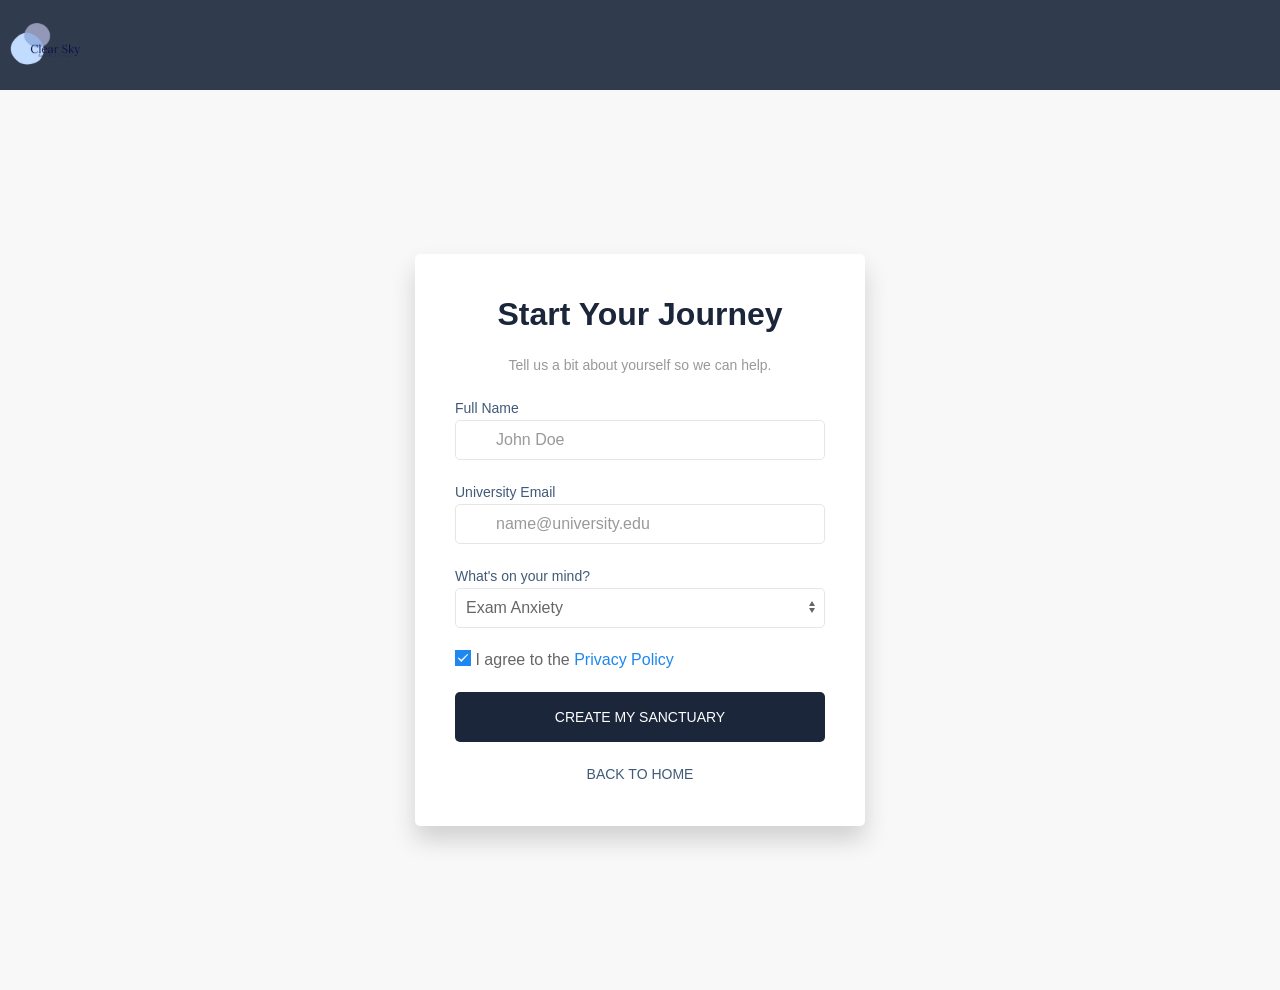
<file: signup.html>
<!DOCTYPE html>
<html>

<head>
    <meta charset="utf-8">
    <meta name="viewport" content="width=device-width, initial-scale=1">
    <title>The Perfect Study Sanctuary - The Clear Sky Journal</title>
    <link rel="stylesheet" href="css/uikit.min.css">
    <link rel="icon" type="image/x-icon" href="Images/Clear_Sky-removebg-preview.png" />
    <style>
        /* Consistent with Blog.html styles */
        .uk-navbar-container {
            background: rgba(27, 38, 59, 0.9) !important;
            box-shadow: none !important;
            border: none !important;
        }


        /* Mobile */
        @media (max-width: 959px) {
            .uk-navbar-container {
                background: rgba(0, 0, 0, 0.7);

            }


        }

        .uk-navbar-right {
            margin-right: 10px;
        }

        .uk-navbar-nav>li>a,
        .uk-navbar-item,
        .uk-navbar-item a,
        .uk-logo {
            color: #FFFFFF !important;
            text-shadow: 0 1px 3px rgba(0, 0, 0, 0.3);
        }

        /* 1. The Background of the sidebar */
        .uk-offcanvas-bar {
            background: #1B263B !important;
            /* Your Deep Navy */
            padding: 40px 30px;
            box-shadow: 5px 0 15px rgba(0, 0, 0, 0.2);
        }

        /* 2. The Navigation Links */
        .uk-offcanvas-bar .uk-nav-default>li>a {
            color: #E0E1DD !important;
            /* Your Ice Blue */
            font-size: 1.1rem;
            font-weight: 500;
            transition: 0.3s ease;
            padding: 10px 0;
        }

        /* 3. The Hover & Active State */
        .uk-offcanvas-bar .uk-nav-default>li>a:hover,
        .uk-offcanvas-bar .uk-nav-default>li.uk-active>a {
            color: #FFFFFF !important;
            padding-left: 10px;
            /* Subtle slide effect on hover */
        }

        /* 4. The Close Button (X icon) */
        .uk-offcanvas-close {
            color: #E0E1DD !important;
            top: 20px;
            right: 20px;
        }

        /* 5. The Divider (If you use headers in your menu) */
        .uk-offcanvas-bar .uk-nav-header {
            color: rgba(224, 225, 222, 0.5) !important;
            text-transform: uppercase;
            letter-spacing: 2px;
            font-size: 0.8rem;
            border-bottom: 1px solid rgba(224, 225, 222, 0.1);
            margin-bottom: 15px;
        }

        .uk-icon {
            color: #FFFFFF !important;
        }

        .uk-navbar-sticky {
            background: rgba(27, 38, 59, 0.8) !important;
            backdrop-filter: blur(8px);
        }

        .uk-navbar-container .uk-navbar-container {
            position: relative;
            z-index: 999;
            background: transparent !important;
        }
    </style>
</head>

<body>
    <div uk-sticky="sel-target: .uk-navbar-container; cls-active: uk-navbar-sticky">
        <nav class="uk-navbar-container">
            <div uk-navbar>
                <div class="uk-navbar-left">
                    <a class="uk-navbar-item uk-logo" href="Home.html" aria-label="Back to Home">
                        <img src="Images/Clear_Sky-removebg-preview.png" alt="Company Name Logo"
                            style="height: 90px; width: auto;">
                    </a>
                </div>

                <!-- Mobile toggle -->
                <div class="uk-navbar-right">
                    <a class="uk-navbar-toggle uk-hidden@m" uk-toggle="target: #offcanvas-nav">
                        <span uk-navbar-toggle-icon></span>
                    </a>

                </div>

            </div>
        </nav>
    </div>

    <div id="offcanvas-nav" uk-offcanvas>
        <div class="uk-offcanvas-bar">
            <ul class="uk-nav uk-nav-default">
                <li><a href="#" uk-toggle="target: #my-sidebar"><span class="uk-icon uk-margin-xsmall-right"
                            uk-icon="icon: star"></span>Features</a></li>
                <li><a href="Home.html">Home</a></li>
                <li><a href="About.html">About</a></li>
                <li><a href="Home.html#our-services" uk-scroll>Our Services</a></li>
                <li><a href="Blog.html">Blog</a></li>
            </ul>
        </div>
    </div>
    <div class="uk-section uk-section-muted uk-flex uk-flex-middle" uk-height-viewport>
        <div class="uk-container">
            <div class="uk-width-large uk-margin-auto">

                <div class="uk-card uk-card-default uk-card-body uk-border-rounded uk-box-shadow-large">
                    <div class="uk-text-center uk-margin-bottom">
                        <h2 style="color: #1B263B; font-weight: 700;">Start Your Journey</h2>
                        <p class="uk-text-meta">Tell us a bit about yourself so we can help.</p>
                    </div>

                    <form>
                        <div class="uk-margin">
                            <label class="uk-form-label" style="color: #415A77;">Full Name</label>
                            <div class="uk-inline uk-width-1-1">
                                <span class="uk-form-icon" uk-icon="icon: user"></span>
                                <input class="uk-input uk-border-rounded" type="text" placeholder="John Doe">
                            </div>
                        </div>

                        <div class="uk-margin">
                            <label class="uk-form-label" style="color: #415A77;">University Email</label>
                            <div class="uk-inline uk-width-1-1">
                                <span class="uk-form-icon" uk-icon="icon: mail"></span>
                                <input class="uk-input uk-border-rounded" type="email"
                                    placeholder="name@university.edu">
                            </div>
                        </div>

                        <div class="uk-margin">
                            <label class="uk-form-label" style="color: #415A77;">What's on your mind?</label>
                            <select class="uk-select uk-border-rounded">
                                <option>Exam Anxiety</option>
                                <option>Daily Stress</option>
                                <option>Study Productivity</option>
                                <option>Just want to talk</option>
                            </select>
                        </div>

                        <div class="uk-margin">
                            <label><input class="uk-checkbox" type="checkbox" checked> I agree to the <a
                                    href="#">Privacy Policy</a></label>
                        </div>

                        <div class="uk-margin">
                            <button class="uk-button uk-button-primary uk-width-1-1 uk-border-rounded"
                                style="background-color: #1B263B; height: 50px;">
                                Create My Sanctuary
                            </button>
                        </div>
                    </form>

                    <div class="uk-text-center uk-margin-top">
                        <a href="Home.html" class="uk-button uk-button-text" style="color: #415A77;">Back to Home</a>
                    </div>
                </div>

            </div>
        </div>
    </div>







    <div id="my-sidebar" uk-offcanvas="mode: push; overlay: true">
        <div class="uk-offcanvas-bar">

            <button class="uk-offcanvas-close" type="button" uk-close></button>

            <ul class="uk-nav uk-nav-default">
                <li class="uk-nav-header">Mental Health Resources</li>
                <li><a href="#"><span class="uk-margin-small-right" uk-icon="icon: heart"></span> Therapy</a></li>
                <li><a href="#"><span class="uk-margin-small-right" uk-icon="icon: users"></span> Support Groups</a>
                </li>
                <li><a href="#"><span class="uk-margin-small-right" uk-icon="icon: info"></span>About</a></li>
                <li><a href="#"><span class="uk-margin-small-right" uk-icon="icon: lifesaver"></span>Our Service</a>
                </li>
                <li><a href="#"><span class="uk-margin-small-right" uk-icon="icon: receiver"></span>Contact Us</a></li>

                </li>
                <li class="uk-nav-divider"></li>
                <li><a href="#">Emergency Contact</a></li>
            </ul>

        </div>
    </div>


    <script src="js/uikit.min.js"></script>
    <script src="js/uikit-icons.min.js"></script>
</body>

</html>
</file>
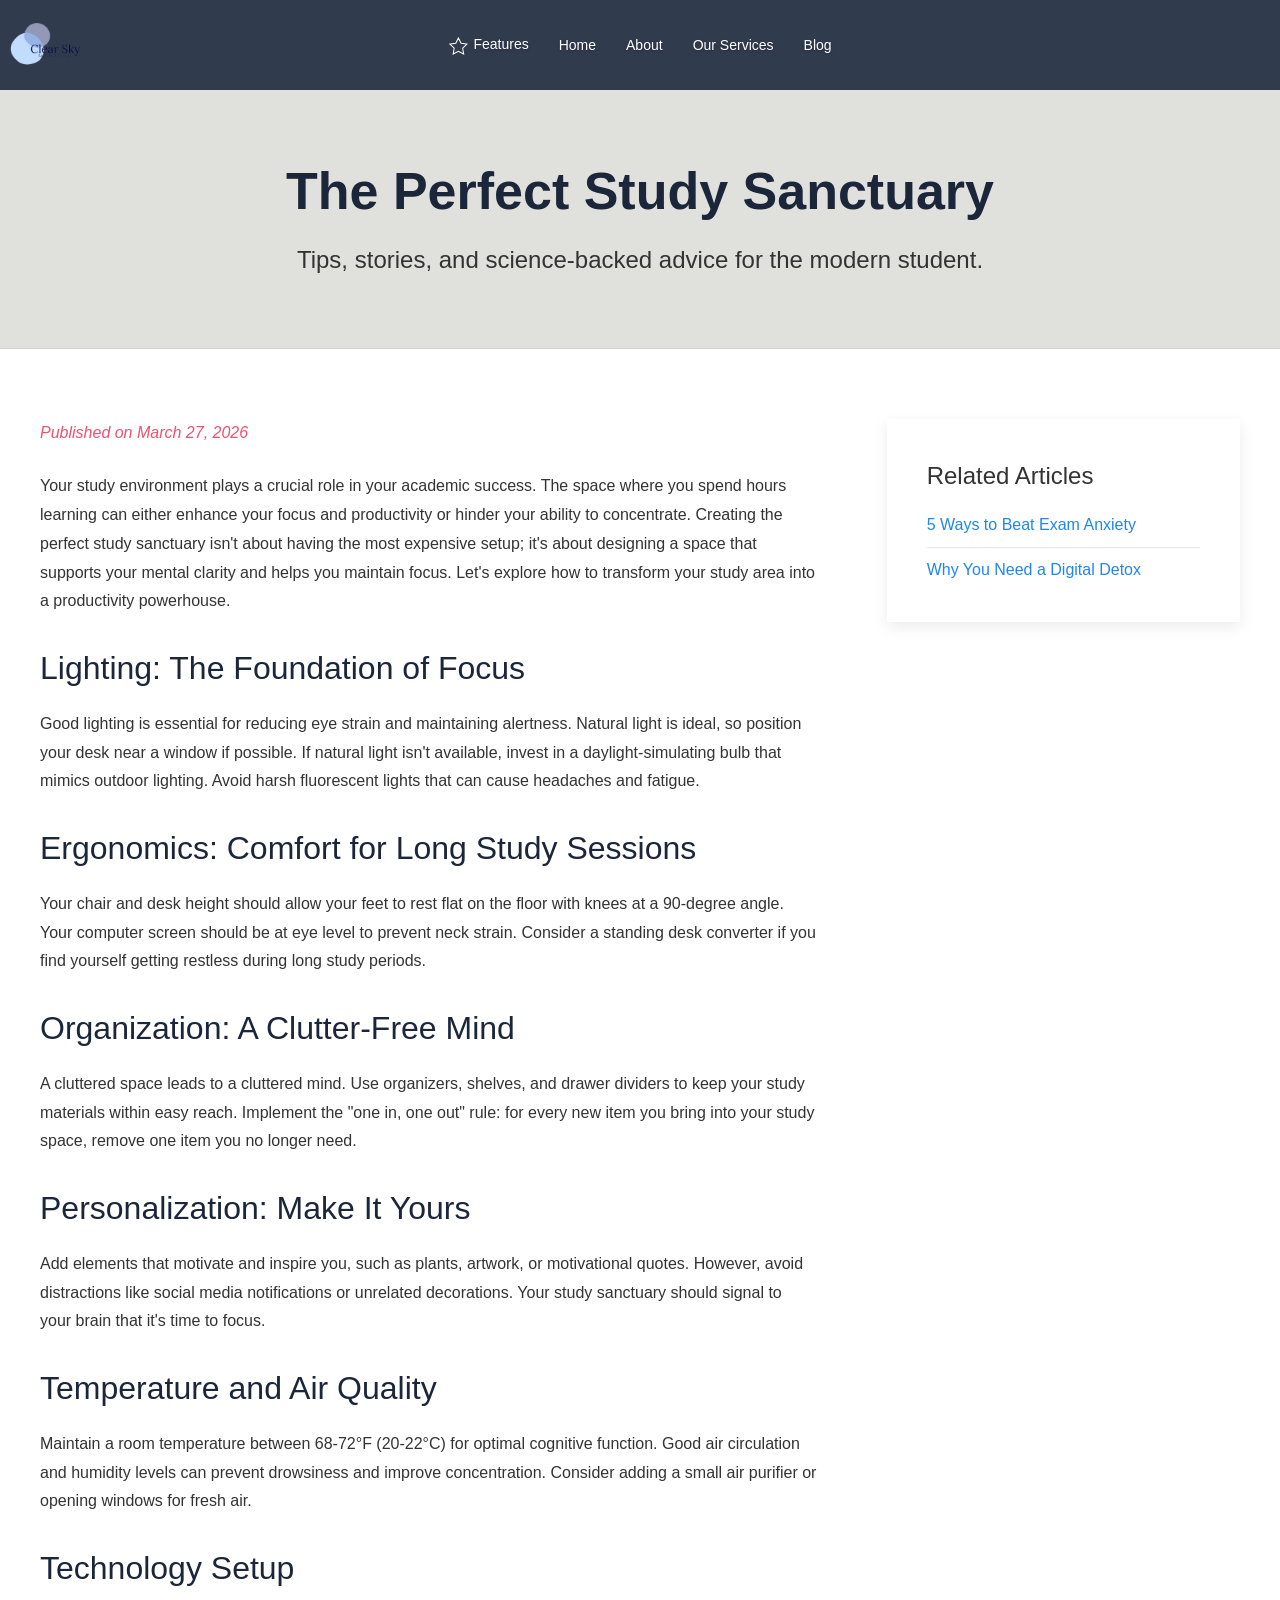
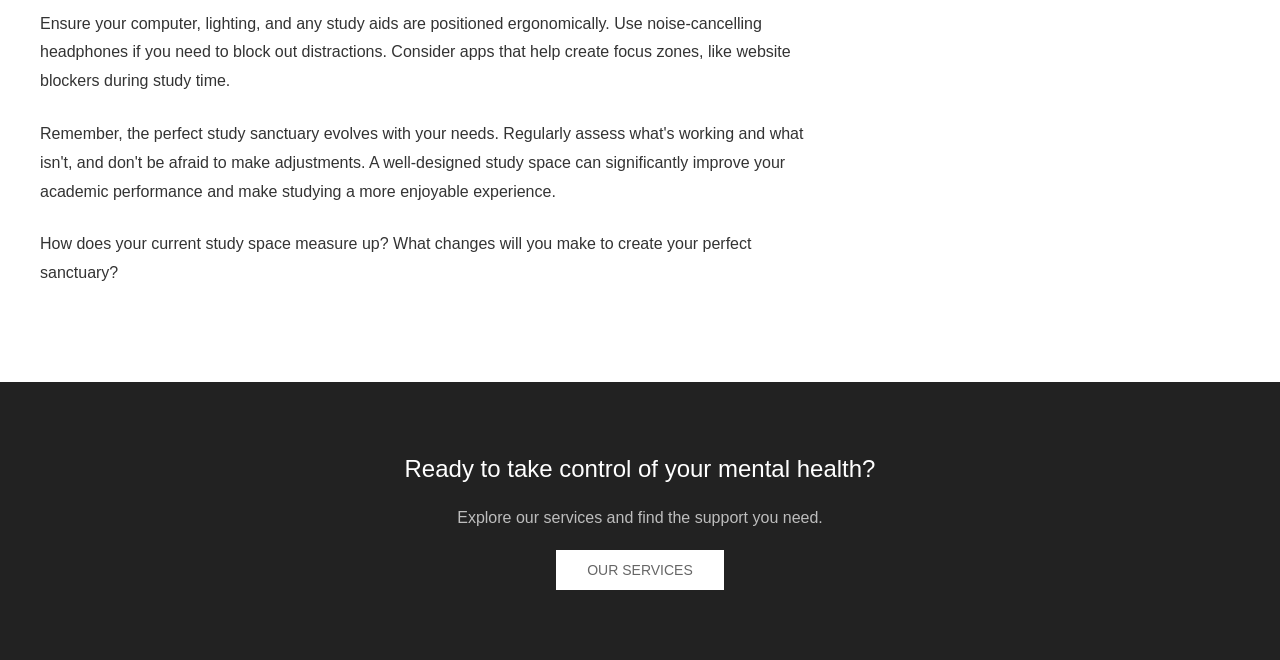
<file: study-sanctuary.html>
<!DOCTYPE html>
<html>

<head>
    <meta charset="utf-8">
    <meta name="viewport" content="width=device-width, initial-scale=1">
    <title>The Perfect Study Sanctuary - The Clear Sky Journal</title>
    <link rel="stylesheet" href="css/uikit.min.css">
    <link rel="icon" type="image/x-icon" href="Images/Clear_Sky-removebg-preview.png" />
    <style>
        /* Consistent with Blog.html styles */
        .uk-navbar-container {
            background: rgba(27, 38, 59, 0.9) !important;
            box-shadow: none !important;
            border: none !important;
        }

        .uk-navbar-right {
            margin-right: 10px;
        }

        /* 1. The Background of the sidebar */
        .uk-offcanvas-bar {
            background: #1B263B !important;
            /* Your Deep Navy */
            padding: 40px 30px;
            box-shadow: 5px 0 15px rgba(0, 0, 0, 0.2);
        }

        /* 2. The Navigation Links */
        .uk-offcanvas-bar .uk-nav-default>li>a {
            color: #E0E1DD !important;
            /* Your Ice Blue */
            font-size: 1.1rem;
            font-weight: 500;
            transition: 0.3s ease;
            padding: 10px 0;
        }

        /* 3. The Hover & Active State */
        .uk-offcanvas-bar .uk-nav-default>li>a:hover,
        .uk-offcanvas-bar .uk-nav-default>li.uk-active>a {
            color: #FFFFFF !important;
            padding-left: 10px;
            /* Subtle slide effect on hover */
        }

        /* 4. The Close Button (X icon) */
        .uk-offcanvas-close {
            color: #E0E1DD !important;
            top: 20px;
            right: 20px;
        }

        /* 5. The Divider (If you use headers in your menu) */
        .uk-offcanvas-bar .uk-nav-header {
            color: rgba(224, 225, 222, 0.5) !important;
            text-transform: uppercase;
            letter-spacing: 2px;
            font-size: 0.8rem;
            border-bottom: 1px solid rgba(224, 225, 222, 0.1);
            margin-bottom: 15px;
        }

        .uk-navbar-nav>li>a,
        .uk-navbar-item,
        .uk-navbar-item a,
        .uk-logo {
            color: #FFFFFF !important;
            text-shadow: 0 1px 3px rgba(0, 0, 0, 0.3);
        }

        .uk-icon {
            color: #FFFFFF !important;
        }

        .uk-navbar-sticky {
            background: rgba(27, 38, 59, 0.8) !important;
            backdrop-filter: blur(8px);
        }

        .uk-navbar-container .uk-navbar-container {
            position: relative;
            z-index: 999;
            background: transparent !important;
        }

        .uk-card-media-top img {
            transition: transform 0.5s ease;
        }

        .uk-card:hover .uk-card-media-top img {
            transform: scale(1.1);
        }

        .uk-label {
            border-radius: 5px;
            text-transform: uppercase;
            font-size: 0.7rem;
            letter-spacing: 1px;
        }

        .article-content {
            line-height: 1.8;
            color: #333;
        }

        .article-content h2 {
            color: #1B263B;
            margin-top: 2rem;
        }

        .article-content p {
            margin-bottom: 1.5rem;
        }

        .article-content ul {
            margin-left: 1.5rem;
            margin-bottom: 1.5rem;
        }

        .article-content li {
            margin-bottom: 0.5rem;
        }
    </style>
</head>

<body>
    <div uk-sticky="sel-target: .uk-navbar-container; cls-active: uk-navbar-sticky">
        <nav class="uk-navbar-container">
            <div uk-navbar>
                <div class="uk-navbar-left">
                    <a class="uk-navbar-item uk-logo" href="Home.html" aria-label="Back to Home">
                        <img src="Images/Clear_Sky-removebg-preview.png" alt="Company Name Logo"
                            style="height: 90px; width: auto;">
                    </a>
                </div>
                <div class="uk-navbar-center uk-visible@m">
                    <div class="uk-navbar-item">
                        <a href="#" uk-toggle="target: #my-sidebar">
                            <span class="uk-icon uk-margin-xsmall-right" uk-icon="icon: star"></span>Features
                        </a>
                    </div>
                    <div class="uk-navbar-item">
                        <a href="Home.html">Home</a>
                    </div>
                    <div class="uk-navbar-item">
                        <a href="About.html">About</a>
                    </div>
                    <div class="uk-navbar-item">
                        <a href="Home.html#our-services" uk-scroll>Our Services</a>
                    </div>
                    <div class="uk-navbar-item">
                        <a href="Blog.html">Blog</a>
                    </div>
                </div>
                <!-- Mobile toggle -->
                <div class="uk-navbar-right">
                    <a class="uk-navbar-toggle uk-hidden@m" uk-toggle="target: #offcanvas-nav">
                        <span uk-navbar-toggle-icon></span>
                    </a>

                </div>
            </div>
        </nav>
    </div>
    <div id="offcanvas-nav" uk-offcanvas>
        <div class="uk-offcanvas-bar">
            <ul class="uk-nav uk-nav-default">
                <li><a href="#" uk-toggle="target: #my-sidebar"><span class="uk-icon uk-margin-xsmall-right"
                            uk-icon="icon: star"></span>Features</a></li>
                <li><a href="Home.html">Home</a></li>
                <li><a href="About.html">About</a></li>
                <li><a href="Home.html#our-services" uk-scroll>Our Services</a></li>
                <li><a href="Blog.html">Blog</a></li>
            </ul>
        </div>
    </div>
    <div class="uk-section uk-section-muted uk-flex uk-flex-middle"
        style="background: #E0E1DD; border-bottom: 1px solid #d1d2d0;">
        <div class="uk-container uk-text-center">
            <h1 class="uk-heading-small" style="color: #1B263B; font-weight: 800;">The Perfect Study Sanctuary</h1>
            <p class="uk-text-lead">Tips, stories, and science-backed advice for the modern student.</p>
        </div>
    </div>

    <div class="uk-section uk-section-default">
        <div class="uk-container">
            <div class="uk-grid-large" uk-grid>
                <div class="uk-width-2-3@m">
                    <article class="article-content">
                        <p><em>Published on March 27, 2026</em></p>
                        <p>Your study environment plays a crucial role in your academic success. The space where you
                            spend hours learning can either enhance your focus and productivity or hinder your ability
                            to concentrate. Creating the perfect study sanctuary isn't about having the most expensive
                            setup; it's about designing a space that supports your mental clarity and helps you maintain
                            focus. Let's explore how to transform your study area into a productivity powerhouse.</p>

                        <h2>Lighting: The Foundation of Focus</h2>
                        <p>Good lighting is essential for reducing eye strain and maintaining alertness. Natural light
                            is ideal, so position your desk near a window if possible. If natural light isn't available,
                            invest in a daylight-simulating bulb that mimics outdoor lighting. Avoid harsh fluorescent
                            lights that can cause headaches and fatigue.</p>

                        <h2>Ergonomics: Comfort for Long Study Sessions</h2>
                        <p>Your chair and desk height should allow your feet to rest flat on the floor with knees at a
                            90-degree angle. Your computer screen should be at eye level to prevent neck strain.
                            Consider a standing desk converter if you find yourself getting restless during long study
                            periods.</p>

                        <h2>Organization: A Clutter-Free Mind</h2>
                        <p>A cluttered space leads to a cluttered mind. Use organizers, shelves, and drawer dividers to
                            keep your study materials within easy reach. Implement the "one in, one out" rule: for every
                            new item you bring into your study space, remove one item you no longer need.</p>

                        <h2>Personalization: Make It Yours</h2>
                        <p>Add elements that motivate and inspire you, such as plants, artwork, or motivational quotes.
                            However, avoid distractions like social media notifications or unrelated decorations. Your
                            study sanctuary should signal to your brain that it's time to focus.</p>

                        <h2>Temperature and Air Quality</h2>
                        <p>Maintain a room temperature between 68-72°F (20-22°C) for optimal cognitive function. Good
                            air circulation and humidity levels can prevent drowsiness and improve concentration.
                            Consider adding a small air purifier or opening windows for fresh air.</p>

                        <h2>Technology Setup</h2>
                        <p>Ensure your computer, lighting, and any study aids are positioned ergonomically. Use
                            noise-cancelling headphones if you need to block out distractions. Consider apps that help
                            create focus zones, like website blockers during study time.</p>

                        <p>Remember, the perfect study sanctuary evolves with your needs. Regularly assess what's
                            working and what isn't, and don't be afraid to make adjustments. A well-designed study space
                            can significantly improve your academic performance and make studying a more enjoyable
                            experience.</p>

                        <p>How does your current study space measure up? What changes will you make to create your
                            perfect sanctuary?</p>
                    </article>
                </div>
                <div class="uk-width-1-3@m">
                    <div class="uk-card uk-card-default uk-card-body">
                        <h3 class="uk-card-title">Related Articles</h3>
                        <ul class="uk-list uk-list-divider">
                            <li><a href="post-detail.html">5 Ways to Beat Exam Anxiety</a></li>
                            <li><a href="digital-detox.html">Why You Need a Digital Detox</a></li>
                        </ul>
                    </div>
                </div>
            </div>
        </div>
    </div>

    <div class="uk-section uk-section-secondary">
        <div class="uk-container uk-text-center">
            <h3>Ready to take control of your mental health?</h3>
            <p>Explore our services and find the support you need.</p>
            <a href="Home.html#our-services" uk-scroll class="uk-button uk-button-primary">Our Services</a>
        </div>
    </div>
    <div id="my-sidebar" uk-offcanvas="mode: push; overlay: true">
        <div class="uk-offcanvas-bar">

            <button class="uk-offcanvas-close" type="button" uk-close></button>

            <ul class="uk-nav uk-nav-default">
                <li class="uk-nav-header">Mental Health Resources</li>
                <li><a href="#"><span class="uk-margin-small-right" uk-icon="icon: heart"></span> Therapy</a></li>
                <li><a href="#"><span class="uk-margin-small-right" uk-icon="icon: users"></span> Support Groups</a>
                </li>
                <li><a href="#"><span class="uk-margin-small-right" uk-icon="icon: info"></span>About</a></li>
                <li><a href="#"><span class="uk-margin-small-right" uk-icon="icon: lifesaver"></span>Our Service</a>
                </li>
                <li><a href="#"><span class="uk-margin-small-right" uk-icon="icon: receiver"></span>Contact Us</a></li>

                </li>
                <li class="uk-nav-divider"></li>
                <li><a href="#">Emergency Contact</a></li>
            </ul>

        </div>
    </div>


    <script src="js/uikit.min.js"></script>
    <script src="js/uikit-icons.min.js"></script>
</body>

</html>
</file>
